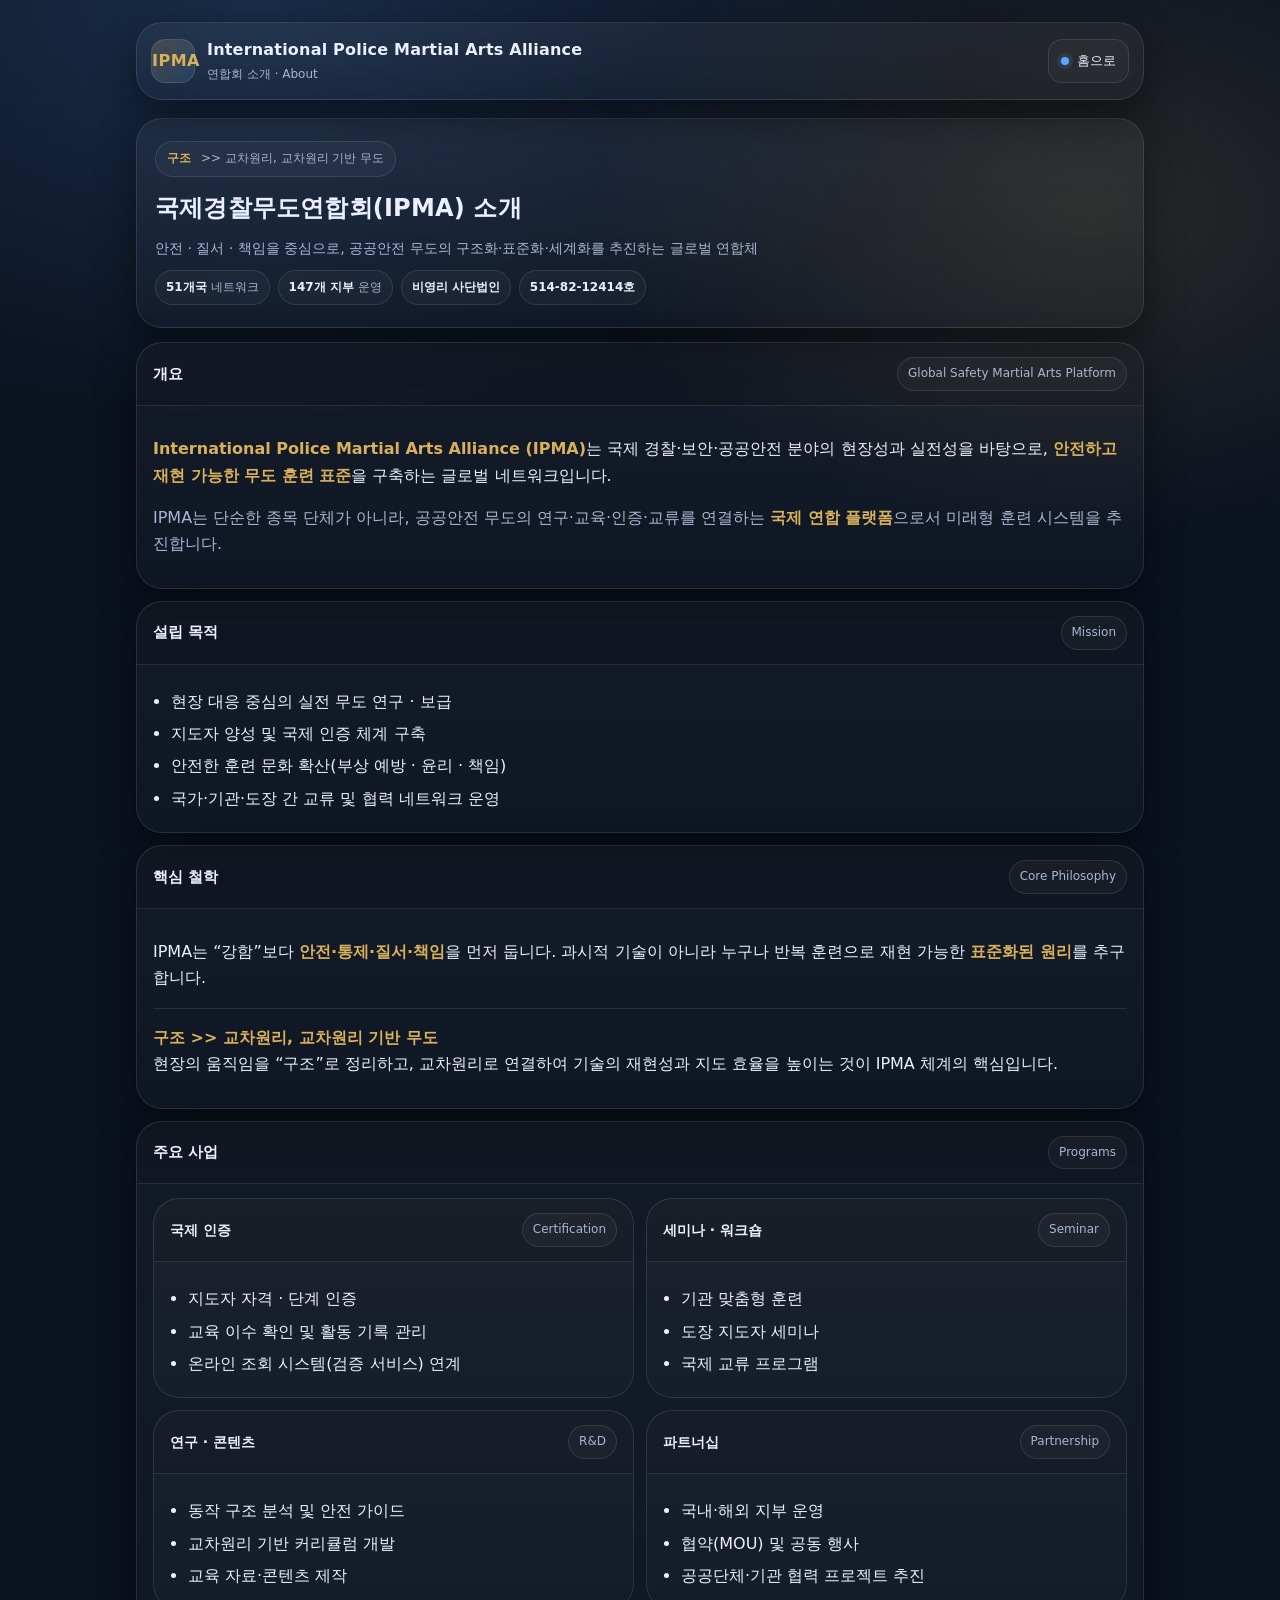
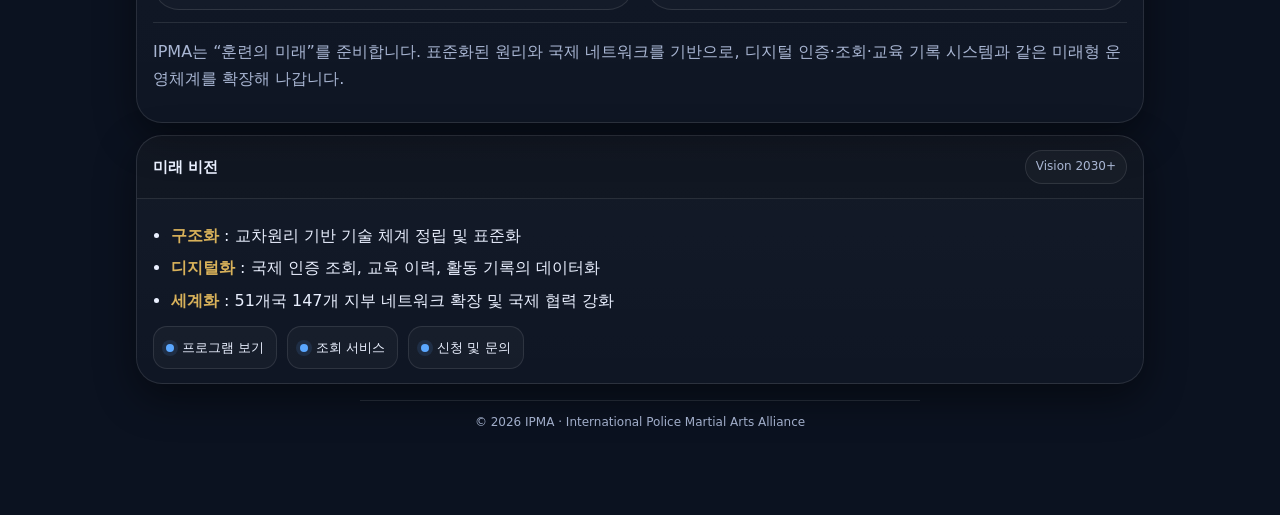
<file: about/index.html>
<!doctype html>
<html lang="ko">
<head>
  <meta charset="utf-8" />
  <meta name="viewport" content="width=device-width,initial-scale=1,viewport-fit=cover" />
  <title>IPMA | 연합회 소개</title>
  <meta name="description" content="International Police Martial Arts Alliance(IPMA) 연합회 소개. 51개국 147개 지부, 비영리 사단법인(514-82-12414호)." />

  <!-- OG -->
  <meta property="og:title" content="IPMA | 연합회 소개" />
  <meta property="og:description" content="구조 >> 교차원리, 교차원리 기반 무도" />
  <meta property="og:type" content="website" />

  <style>
    :root{
      --bg:#0b1220;
      --panel:#0f1a30;
      --ink:#eaf0ff;
      --muted:#a9b6d3;
      --line:rgba(255,255,255,.10);
      --gold:#d8b15a;
      --blue:#5aa7ff;
      --shadow: 0 14px 40px rgba(0,0,0,.45);
      --radius:18px;
      --radius2:26px;
      --max: 1040px;
    }
    *{box-sizing:border-box}
    body{
      margin:0;
      font-family: ui-sans-serif, system-ui, -apple-system, Segoe UI, Roboto, "Noto Sans KR", "Apple SD Gothic Neo", "Malgun Gothic", sans-serif;
      background:
        radial-gradient(1200px 700px at 20% 0%, rgba(90,167,255,.18), transparent 60%),
        radial-gradient(900px 600px at 85% 10%, rgba(216,177,90,.14), transparent 55%),
        var(--bg);
      color:var(--ink);
      line-height:1.65;
    }
    a{color:inherit; text-decoration:none}
    .wrap{max-width:var(--max); margin:0 auto; padding:22px 16px 70px}

    .topbar{
      display:flex; align-items:center; justify-content:space-between;
      gap:12px; padding:14px 14px;
      border:1px solid var(--line);
      border-radius:var(--radius2);
      background: linear-gradient(180deg, rgba(255,255,255,.05), rgba(255,255,255,.02));
      box-shadow: var(--shadow);
      position:sticky; top:10px; z-index:20;
      backdrop-filter: blur(10px);
    }
    .brand{display:flex; align-items:center; gap:12px; min-width:0;}
    .mark{
      width:44px; height:44px; border-radius:14px;
      border:1px solid var(--line);
      background: linear-gradient(135deg, rgba(216,177,90,.22), rgba(90,167,255,.16));
      display:grid; place-items:center; flex:0 0 auto;
    }
    .mark span{font-weight:900; letter-spacing:.5px; color:var(--gold);}
    .brand h1{
      margin:0; font-size:16px; letter-spacing:.2px;
      white-space:nowrap; overflow:hidden; text-overflow:ellipsis;
    }
    .brand p{
      margin:2px 0 0; font-size:12px; color:var(--muted);
      white-space:nowrap; overflow:hidden; text-overflow:ellipsis;
    }
    .homeBtn{
      display:inline-flex; align-items:center; gap:8px;
      padding:10px 12px; border-radius:14px;
      border:1px solid var(--line);
      background: rgba(255,255,255,.03);
      transition:.2s transform, .2s background;
      font-size:13px;
      flex:0 0 auto;
    }
    .homeBtn:hover{transform: translateY(-1px); background: rgba(255,255,255,.06)}
    .dot{
      width:8px; height:8px; border-radius:50%;
      background: var(--blue);
      box-shadow: 0 0 0 4px rgba(90,167,255,.12);
    }

    .hero{
      margin-top:18px;
      padding:22px 18px;
      border-radius:var(--radius2);
      border:1px solid var(--line);
      background: linear-gradient(180deg, rgba(255,255,255,.05), rgba(255,255,255,.02));
      box-shadow: var(--shadow);
    }
    .kicker{
      display:inline-flex; align-items:center; gap:10px;
      padding:7px 11px; border-radius:999px;
      border:1px solid var(--line);
      background: rgba(255,255,255,.03);
      color: var(--muted);
      font-size:12px;
    }
    .kicker b{color:var(--gold)}
    .hero h2{margin:12px 0 8px; font-size:24px; letter-spacing:.2px;}
    .hero .sub{margin:0; color:var(--muted); font-size:14px;}

    .grid{
      margin-top:14px;
      display:grid;
      gap:12px;
    }
    .card{
      border:1px solid var(--line);
      border-radius:var(--radius2);
      background: linear-gradient(180deg, rgba(255,255,255,.04), rgba(255,255,255,.02));
      box-shadow: var(--shadow);
      overflow:hidden;
    }
    .cardHead{
      padding:14px 16px;
      border-bottom:1px solid var(--line);
      background: rgba(0,0,0,.12);
      display:flex; align-items:center; justify-content:space-between; gap:12px;
      flex-wrap:wrap;
    }
    .cardHead h3{margin:0; font-size:15px}
    .tag{
      font-size:12px;
      color:var(--muted);
      border:1px solid var(--line);
      background: rgba(255,255,255,.03);
      padding:6px 10px;
      border-radius:999px;
      white-space:nowrap;
    }
    .cardBody{padding:14px 16px}

    .two{
      display:grid;
      grid-template-columns: 1fr 1fr;
      gap:12px;
    }
    @media (max-width: 820px){
      .topbar{position:relative; top:auto}
      .two{grid-template-columns:1fr}
    }

    ul{margin:10px 0 0 18px; padding:0}
    li{margin:6px 0}
    .muted{color:var(--muted)}
    .hi{color:var(--gold); font-weight:700}
    .line{height:1px; background: var(--line); margin:12px 0}
    .pillRow{display:flex; gap:8px; flex-wrap:wrap; margin-top:10px}
    .pill{
      font-size:12px;
      padding:7px 10px;
      border-radius:999px;
      border:1px solid var(--line);
      background: rgba(255,255,255,.03);
      color: var(--muted);
    }
    .pill b{color:var(--ink)}
    .cta{
      display:flex; gap:10px; flex-wrap:wrap; margin-top:12px;
    }
    .btn{
      display:inline-flex; align-items:center; gap:8px;
      font-size:13px;
      padding:10px 12px;
      border-radius:14px;
      border:1px solid var(--line);
      background: rgba(255,255,255,.03);
      transition:.2s transform, .2s background;
    }
    .btn:hover{transform: translateY(-1px); background: rgba(255,255,255,.06)}
    .btn .ico{
      width:8px; height:8px; border-radius:50%;
      background: var(--blue);
      box-shadow: 0 0 0 4px rgba(90,167,255,.12);
    }

    footer{
      margin-top:16px;
      color:var(--muted);
      font-size:12px;
      text-align:center;
      opacity:.95;
    }
    footer .hr{margin:12px auto 0; max-width:560px; height:1px; background: var(--line);}
  </style>
</head>

<body>
  <div class="wrap">

    <div class="topbar">
      <div class="brand">
        <div class="mark"><span>IPMA</span></div>
        <div style="min-width:0">
          <h1>International Police Martial Arts Alliance</h1>
          <p>연합회 소개 · About</p>
        </div>
      </div>
      <a class="homeBtn" href="../">
        <span class="dot"></span>
        홈으로
      </a>
    </div>

    <!-- Hero -->
    <section class="hero">
      <div class="kicker"><b>구조</b> >> 교차원리, 교차원리 기반 무도</div>
      <h2>국제경찰무도연합회(IPMA) 소개</h2>
      <p class="sub">안전 · 질서 · 책임을 중심으로, 공공안전 무도의 구조화·표준화·세계화를 추진하는 글로벌 연합체</p>

      <!-- ✅ EDIT ZONE (한눈에 바꾸는 핵심 수치/표기) -->
      <div class="pillRow" aria-label="highlights">
        <div class="pill"><b>51개국</b> 네트워크</div>
        <div class="pill"><b>147개 지부</b> 운영</div>
        <div class="pill"><b>비영리 사단법인</b></div>
        <div class="pill"><b>514-82-12414호</b></div>
      </div>
      <!-- ✅ EDIT ZONE 끝 -->
    </section>

    <div class="grid">

      <!-- Overview -->
      <section class="card">
        <div class="cardHead">
          <h3>개요</h3>
          <div class="tag">Global Safety Martial Arts Platform</div>
        </div>
        <div class="cardBody">
          <p>
            <span class="hi">International Police Martial Arts Alliance (IPMA)</span>는
            국제 경찰·보안·공공안전 분야의 현장성과 실전성을 바탕으로,
            <span class="hi">안전하고 재현 가능한 무도 훈련 표준</span>을 구축하는 글로벌 네트워크입니다.
          </p>
          <p class="muted">
            IPMA는 단순한 종목 단체가 아니라, 공공안전 무도의 연구·교육·인증·교류를 연결하는
            <span class="hi">국제 연합 플랫폼</span>으로서 미래형 훈련 시스템을 추진합니다.
          </p>
        </div>
      </section>

      <!-- Mission & Philosophy -->
      <section class="card">
        <div class="cardHead">
          <h3>설립 목적</h3>
          <div class="tag">Mission</div>
        </div>
        <div class="cardBody">
          <ul>
            <li>현장 대응 중심의 실전 무도 연구 · 보급</li>
            <li>지도자 양성 및 국제 인증 체계 구축</li>
            <li>안전한 훈련 문화 확산(부상 예방 · 윤리 · 책임)</li>
            <li>국가·기관·도장 간 교류 및 협력 네트워크 운영</li>
          </ul>
        </div>
      </section>

      <section class="card">
        <div class="cardHead">
          <h3>핵심 철학</h3>
          <div class="tag">Core Philosophy</div>
        </div>
        <div class="cardBody">
          <p>
            IPMA는 “강함”보다 <span class="hi">안전·통제·질서·책임</span>을 먼저 둡니다.
            과시적 기술이 아니라 누구나 반복 훈련으로 재현 가능한 <span class="hi">표준화된 원리</span>를 추구합니다.
          </p>
          <div class="line"></div>
          <p>
            <span class="hi">구조 >> 교차원리, 교차원리 기반 무도</span><br/>
            현장의 움직임을 “구조”로 정리하고, 교차원리로 연결하여
            기술의 재현성과 지도 효율을 높이는 것이 IPMA 체계의 핵심입니다.
          </p>
        </div>
      </section>

      <!-- Programs -->
      <section class="card">
        <div class="cardHead">
          <h3>주요 사업</h3>
          <div class="tag">Programs</div>
        </div>
        <div class="cardBody">
          <div class="two">
            <div class="card" style="box-shadow:none;">
              <div class="cardHead">
                <h3 style="font-size:14px;margin:0">국제 인증</h3>
                <div class="tag">Certification</div>
              </div>
              <div class="cardBody">
                <ul>
                  <li>지도자 자격 · 단계 인증</li>
                  <li>교육 이수 확인 및 활동 기록 관리</li>
                  <li>온라인 조회 시스템(검증 서비스) 연계</li>
                </ul>
              </div>
            </div>

            <div class="card" style="box-shadow:none;">
              <div class="cardHead">
                <h3 style="font-size:14px;margin:0">세미나 · 워크숍</h3>
                <div class="tag">Seminar</div>
              </div>
              <div class="cardBody">
                <ul>
                  <li>기관 맞춤형 훈련</li>
                  <li>도장 지도자 세미나</li>
                  <li>국제 교류 프로그램</li>
                </ul>
              </div>
            </div>

            <div class="card" style="box-shadow:none;">
              <div class="cardHead">
                <h3 style="font-size:14px;margin:0">연구 · 콘텐츠</h3>
                <div class="tag">R&D</div>
              </div>
              <div class="cardBody">
                <ul>
                  <li>동작 구조 분석 및 안전 가이드</li>
                  <li>교차원리 기반 커리큘럼 개발</li>
                  <li>교육 자료·콘텐츠 제작</li>
                </ul>
              </div>
            </div>

            <div class="card" style="box-shadow:none;">
              <div class="cardHead">
                <h3 style="font-size:14px;margin:0">파트너십</h3>
                <div class="tag">Partnership</div>
              </div>
              <div class="cardBody">
                <ul>
                  <li>국내·해외 지부 운영</li>
                  <li>협약(MOU) 및 공동 행사</li>
                  <li>공공단체·기관 협력 프로젝트 추진</li>
                </ul>
              </div>
            </div>
          </div>

          <div class="line"></div>
          <p class="muted">
            IPMA는 “훈련의 미래”를 준비합니다. 표준화된 원리와 국제 네트워크를 기반으로,
            디지털 인증·조회·교육 기록 시스템과 같은 미래형 운영체계를 확장해 나갑니다.
          </p>
        </div>
      </section>

      <!-- Future Vision -->
      <section class="card">
        <div class="cardHead">
          <h3>미래 비전</h3>
          <div class="tag">Vision 2030+</div>
        </div>
        <div class="cardBody">
          <ul>
            <li><span class="hi">구조화</span> : 교차원리 기반 기술 체계 정립 및 표준화</li>
            <li><span class="hi">디지털화</span> : 국제 인증 조회, 교육 이력, 활동 기록의 데이터화</li>
            <li><span class="hi">세계화</span> : 51개국 147개 지부 네트워크 확장 및 국제 협력 강화</li>
          </ul>
          <div class="cta">
            <a class="btn" href="../programs/"><span class="ico"></span>프로그램 보기</a>
            <a class="btn" href="../verification/"><span class="ico"></span>조회 서비스</a>
            <a class="btn" href="../contact/"><span class="ico"></span>신청 및 문의</a>
          </div>
        </div>
      </section>

    </div>

    <footer>
      <div class="hr"></div>
      <p>© <span id="year"></span> IPMA · International Police Martial Arts Alliance</p>
    </footer>

  </div>

  <script>
    document.getElementById("year").textContent = new Date().getFullYear();
  </script>
</body>
</html>
</file>
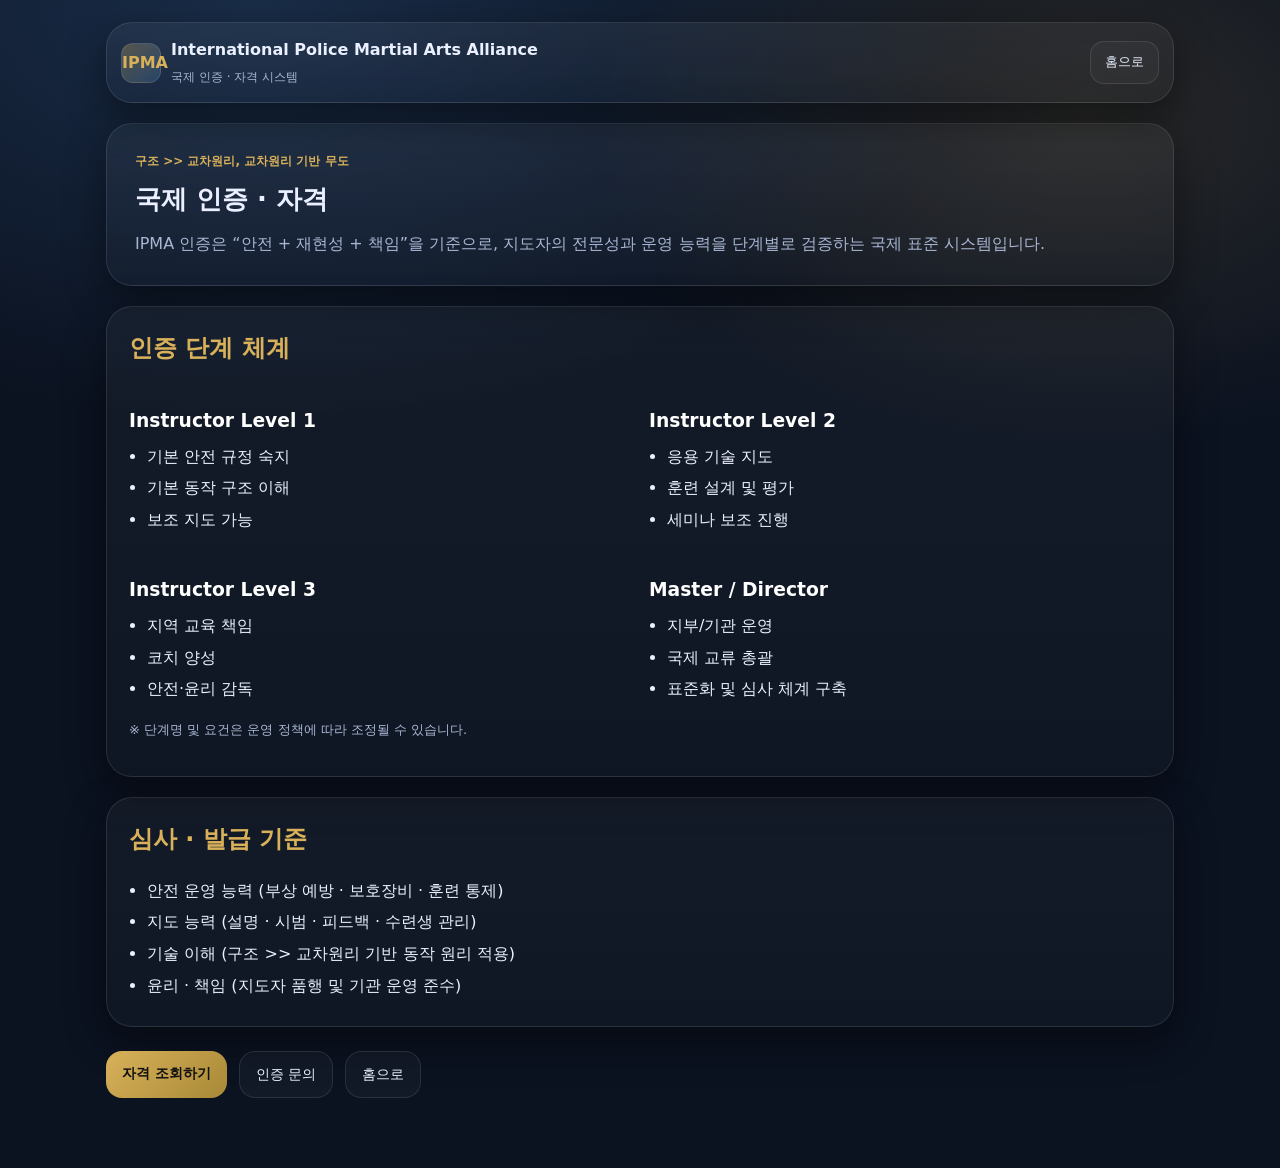
<file: certification/index.html>
<!doctype html>
<html lang="ko">
<head>
  <meta charset="utf-8" />
  <meta name="viewport" content="width=device-width,initial-scale=1,viewport-fit=cover" />
  <title>IPMA | 국제 인증 · 자격</title>
  <meta name="description" content="IPMA 국제 인증 체계. 안전 · 재현성 · 책임 기반 지도자 단계별 검증 시스템." />

  <style>
    :root{
      --bg:#0b1220;
      --panel:#0f1a30;
      --ink:#eaf0ff;
      --muted:#a9b6d3;
      --line:rgba(255,255,255,.10);
      --gold:#d8b15a;
      --blue:#5aa7ff;
      --shadow: 0 14px 40px rgba(0,0,0,.45);
      --radius:18px;
      --radius2:26px;
      --max: 1100px;
    }
    *{box-sizing:border-box}
    body{
      margin:0;
      font-family: ui-sans-serif, system-ui, -apple-system, Segoe UI, Roboto, "Noto Sans KR", sans-serif;
      background:
        radial-gradient(1200px 700px at 20% 0%, rgba(90,167,255,.18), transparent 60%),
        radial-gradient(900px 600px at 85% 10%, rgba(216,177,90,.14), transparent 55%),
        var(--bg);
      color:var(--ink);
      line-height:1.6;
    }

    a{color:inherit;text-decoration:none}

    .wrap{max-width:var(--max);margin:0 auto;padding:22px 16px 70px}

    /* ===== Top Bar ===== */
    .topbar{
      display:flex;
      justify-content:space-between;
      align-items:center;
      padding:14px;
      border:1px solid var(--line);
      border-radius:var(--radius2);
      background:linear-gradient(180deg,rgba(255,255,255,.05),rgba(255,255,255,.02));
      box-shadow:var(--shadow);
      position:sticky;
      top:10px;
      backdrop-filter:blur(10px);
    }
    .brand{
      display:flex;align-items:center;gap:10px;
    }
    .mark{
      width:40px;height:40px;
      border-radius:12px;
      display:grid;place-items:center;
      background:linear-gradient(135deg,rgba(216,177,90,.3),rgba(90,167,255,.2));
      border:1px solid var(--line);
      font-weight:800;
      color:var(--gold);
    }
    .homeBtn{
      padding:10px 14px;
      border-radius:14px;
      border:1px solid var(--line);
      background:rgba(255,255,255,.03);
      font-size:13px;
      transition:.2s;
    }
    .homeBtn:hover{
      background:rgba(255,255,255,.07);
      transform:translateY(-2px);
    }

    /* ===== Hero ===== */
    .hero{
      margin-top:20px;
      padding:28px;
      border-radius:var(--radius2);
      border:1px solid var(--line);
      background:linear-gradient(180deg,rgba(255,255,255,.05),rgba(255,255,255,.02));
      box-shadow:var(--shadow);
    }
    .hero h1{
      margin:0 0 10px;
      font-size:26px;
    }
    .hero p{
      margin:0;
      color:var(--muted);
    }
    .kicker{
      font-size:12px;
      color:var(--gold);
      margin-bottom:8px;
      font-weight:600;
    }

    /* ===== Cards ===== */
    .card{
      margin-top:20px;
      padding:22px;
      border-radius:var(--radius2);
      border:1px solid var(--line);
      background:linear-gradient(180deg,rgba(255,255,255,.04),rgba(255,255,255,.02));
      box-shadow:var(--shadow);
    }

    .grid4{
      display:grid;
      grid-template-columns:repeat(2,1fr);
      gap:18px;
    }
    @media(max-width:850px){
      .grid4{grid-template-columns:1fr}
    }

    h2{
      margin-top:0;
      color:var(--gold);
    }
    h3{
      margin-bottom:8px;
      color:#fff;
    }

    ul{margin:0;padding-left:18px}
    li{margin:6px 0}

    .muted{color:var(--muted);font-size:13px;margin-top:12px}

    /* ===== Buttons ===== */
    .actions{
      margin-top:24px;
      display:flex;
      flex-wrap:wrap;
      gap:12px;
    }
    .btn{
      padding:11px 16px;
      border-radius:16px;
      border:1px solid var(--line);
      background:rgba(255,255,255,.03);
      font-size:14px;
      transition:.2s;
    }
    .btn:hover{
      transform:translateY(-2px);
      background:rgba(255,255,255,.08);
    }
    .primary{
      background:linear-gradient(135deg,var(--gold),#a88936);
      color:#111;
      font-weight:600;
      border:none;
    }

  </style>
</head>
<body>

<div class="wrap">

  <!-- 상단 -->
  <div class="topbar">
    <div class="brand">
      <div class="mark">IPMA</div>
      <div>
        <strong>International Police Martial Arts Alliance</strong><br>
        <span style="font-size:12px;color:var(--muted)">국제 인증 · 자격 시스템</span>
      </div>
    </div>
    <a class="homeBtn" href="../index.html">홈으로</a>
  </div>

  <!-- Hero -->
  <section class="hero">
    <div class="kicker">구조 >> 교차원리, 교차원리 기반 무도</div>
    <h1>국제 인증 · 자격</h1>
    <p>
      IPMA 인증은 “안전 + 재현성 + 책임”을 기준으로, 
      지도자의 전문성과 운영 능력을 단계별로 검증하는 국제 표준 시스템입니다.
    </p>
  </section>

  <!-- 인증 체계 -->
  <section class="card">
    <h2>인증 단계 체계</h2>

    <div class="grid4">

      <div>
        <h3>Instructor Level 1</h3>
        <ul>
          <li>기본 안전 규정 숙지</li>
          <li>기본 동작 구조 이해</li>
          <li>보조 지도 가능</li>
        </ul>
      </div>

      <div>
        <h3>Instructor Level 2</h3>
        <ul>
          <li>응용 기술 지도</li>
          <li>훈련 설계 및 평가</li>
          <li>세미나 보조 진행</li>
        </ul>
      </div>

      <div>
        <h3>Instructor Level 3</h3>
        <ul>
          <li>지역 교육 책임</li>
          <li>코치 양성</li>
          <li>안전·윤리 감독</li>
        </ul>
      </div>

      <div>
        <h3>Master / Director</h3>
        <ul>
          <li>지부/기관 운영</li>
          <li>국제 교류 총괄</li>
          <li>표준화 및 심사 체계 구축</li>
        </ul>
      </div>

    </div>

    <p class="muted">※ 단계명 및 요건은 운영 정책에 따라 조정될 수 있습니다.</p>
  </section>

  <!-- 심사 기준 -->
  <section class="card">
    <h2>심사 · 발급 기준</h2>
    <ul>
      <li>안전 운영 능력 (부상 예방 · 보호장비 · 훈련 통제)</li>
      <li>지도 능력 (설명 · 시범 · 피드백 · 수련생 관리)</li>
      <li>기술 이해 (구조 >> 교차원리 기반 동작 원리 적용)</li>
      <li>윤리 · 책임 (지도자 품행 및 기관 운영 준수)</li>
    </ul>
  </section>

  <!-- 버튼 -->
  <div class="actions">
    <a class="btn primary" href="../verification/index.html">자격 조회하기</a>
    <a class="btn" href="../contact/index.html">인증 문의</a>
    <a class="btn" href="../index.html">홈으로</a>
  </div>

</div>

</body>
</html>
</file>
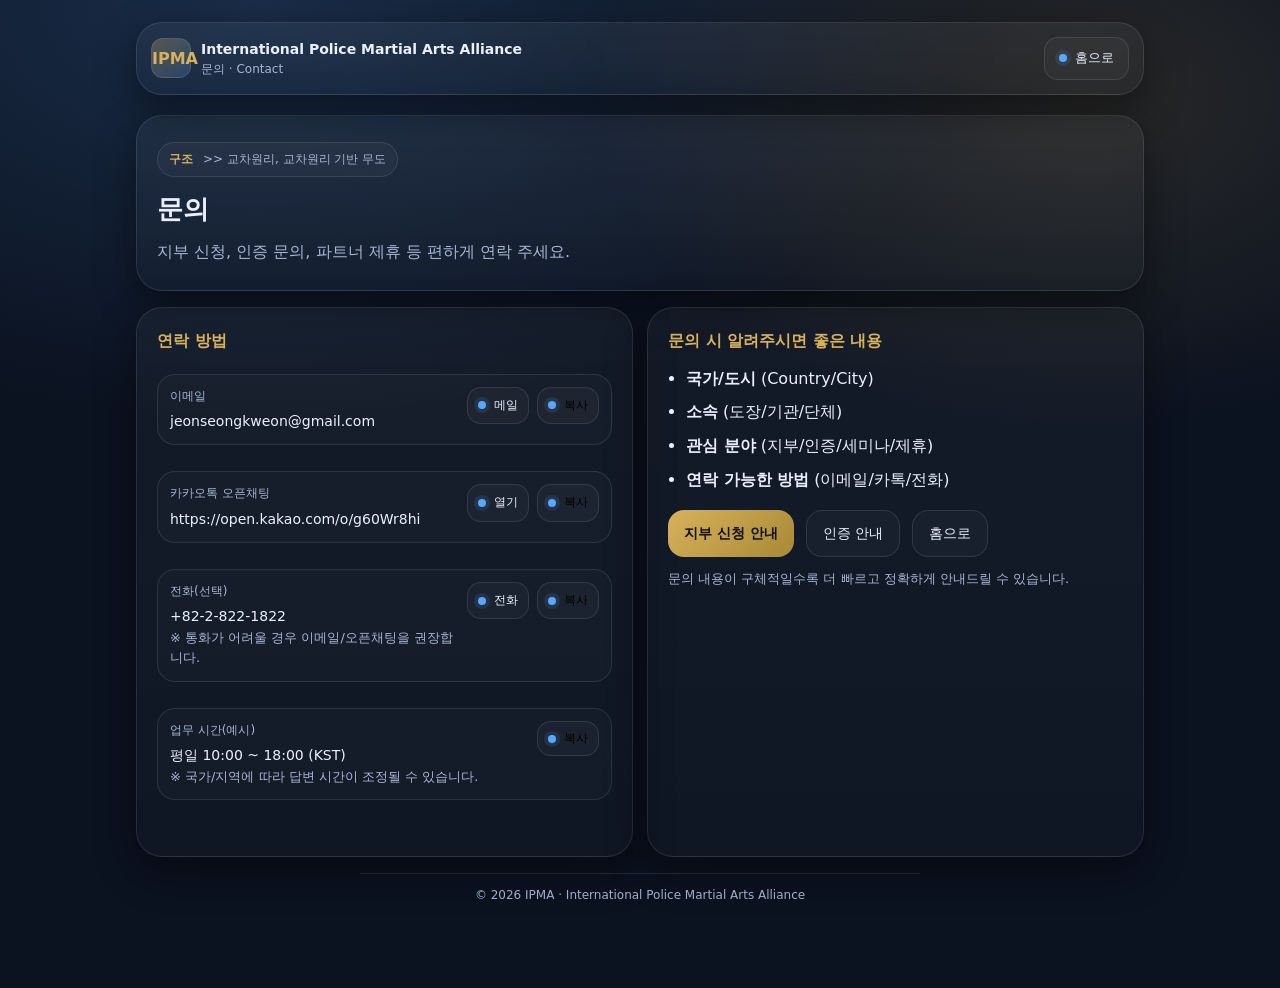
<file: contact/index.html>
<!doctype html>
<html lang="ko">
<head>
  <meta charset="utf-8" />
  <meta name="viewport" content="width=device-width,initial-scale=1,viewport-fit=cover" />
  <title>IPMA | 문의</title>
  <meta name="description" content="지부 신청, 인증 문의, 파트너 제휴 등 IPMA 문의 페이지" />

  <style>
    :root{
      --bg:#0b1220;
      --panel:#0f1a30;
      --ink:#eaf0ff;
      --muted:#a9b6d3;
      --line:rgba(255,255,255,.10);
      --gold:#d8b15a;
      --blue:#5aa7ff;
      --shadow: 0 14px 40px rgba(0,0,0,.45);
      --radius:18px;
      --radius2:26px;
      --max: 1040px;
    }
    *{box-sizing:border-box}
    body{
      margin:0;
      font-family: ui-sans-serif, system-ui, -apple-system, Segoe UI, Roboto, "Noto Sans KR", sans-serif;
      background:
        radial-gradient(1200px 700px at 20% 0%, rgba(90,167,255,.18), transparent 60%),
        radial-gradient(900px 600px at 85% 10%, rgba(216,177,90,.14), transparent 55%),
        var(--bg);
      color:var(--ink);
      line-height:1.6;
    }
    a{color:inherit;text-decoration:none}

    .wrap{max-width:var(--max);margin:0 auto;padding:22px 16px 70px}

    /* Top */
    .topbar{
      display:flex;align-items:center;justify-content:space-between;gap:12px;
      padding:14px;
      border:1px solid var(--line);
      border-radius:var(--radius2);
      background:linear-gradient(180deg,rgba(255,255,255,.05),rgba(255,255,255,.02));
      box-shadow:var(--shadow);
      position:sticky; top:10px; z-index:20;
      backdrop-filter: blur(10px);
    }
    .brand{display:flex;align-items:center;gap:10px;min-width:0}
    .mark{
      width:40px;height:40px;border-radius:12px;
      display:grid;place-items:center;
      background:linear-gradient(135deg,rgba(216,177,90,.30),rgba(90,167,255,.20));
      border:1px solid var(--line);
      font-weight:900;color:var(--gold);
      flex:0 0 auto;
    }
    .brand strong{display:block; font-size:14px; white-space:nowrap; overflow:hidden; text-overflow:ellipsis;}
    .brand span{display:block; font-size:12px; color:var(--muted); white-space:nowrap; overflow:hidden; text-overflow:ellipsis;}

    .homeBtn{
      padding:10px 14px;
      border-radius:14px;
      border:1px solid var(--line);
      background:rgba(255,255,255,.03);
      font-size:13px;
      transition:.2s;
      flex:0 0 auto;
      display:inline-flex; align-items:center; gap:8px;
    }
    .homeBtn:hover{background:rgba(255,255,255,.07); transform:translateY(-2px);}
    .dot{
      width:8px;height:8px;border-radius:50%;
      background:var(--blue);
      box-shadow:0 0 0 4px rgba(90,167,255,.12);
    }

    /* Hero */
    .hero{
      margin-top:20px;
      padding:26px 20px;
      border-radius:var(--radius2);
      border:1px solid var(--line);
      background:linear-gradient(180deg,rgba(255,255,255,.05),rgba(255,255,255,.02));
      box-shadow:var(--shadow);
    }
    .kicker{
      display:inline-flex;align-items:center;gap:10px;
      padding:7px 11px;border-radius:999px;
      border:1px solid var(--line);
      background:rgba(255,255,255,.03);
      color:var(--muted);
      font-size:12px;
    }
    .kicker b{color:var(--gold)}
    .hero h1{margin:12px 0 8px; font-size:26px;}
    .hero p{margin:0; color:var(--muted);}

    /* Cards */
    .card{
      margin-top:16px;
      padding:20px;
      border-radius:var(--radius2);
      border:1px solid var(--line);
      background:linear-gradient(180deg,rgba(255,255,255,.04),rgba(255,255,255,.02));
      box-shadow:var(--shadow);
    }
    .card h2{
      margin:0 0 12px;
      color:var(--gold);
      font-size:16px;
    }
    ul{margin:0; padding-left:18px}
    li{margin:8px 0; color:var(--ink)}
    .muted{color:var(--muted); font-size:13px}
    .row{
      display:grid;
      grid-template-columns: 1fr 1fr;
      gap:14px;
    }
    @media(max-width:820px){
      .topbar{position:relative; top:auto}
      .row{grid-template-columns:1fr}
    }

    /* Contact lines */
    .contactList{
      list-style:none;
      padding:0;
      margin:0;
      display:grid;
      gap:10px;
    }
    .item{
      border:1px solid var(--line);
      border-radius:18px;
      background:rgba(255,255,255,.02);
      padding:12px 12px;
      display:flex;
      align-items:flex-start;
      justify-content:space-between;
      gap:12px;
    }
    .left{min-width:0}
    .label{color:var(--muted); font-size:12px; margin-bottom:4px}
    .value{
      font-size:14px;
      word-break:break-word;
    }
    .miniBtns{display:flex; gap:8px; flex-wrap:wrap; flex:0 0 auto}
    .miniBtn{
      padding:8px 10px;
      border-radius:14px;
      border:1px solid var(--line);
      background:rgba(255,255,255,.03);
      font-size:12px;
      transition:.2s;
      cursor:pointer;
      display:inline-flex; align-items:center; gap:8px;
      user-select:none;
    }
    .miniBtn:hover{background:rgba(255,255,255,.07); transform:translateY(-1px);}
    .miniBtn .ico{
      width:8px;height:8px;border-radius:50%;
      background:var(--blue);
      box-shadow:0 0 0 4px rgba(90,167,255,.12);
    }

    /* Buttons */
    .actions{
      margin-top:18px;
      display:flex;
      flex-wrap:wrap;
      gap:12px;
    }
    .btn{
      padding:11px 16px;
      border-radius:16px;
      border:1px solid var(--line);
      background:rgba(255,255,255,.03);
      font-size:14px;
      transition:.2s;
      display:inline-flex; align-items:center; gap:8px;
    }
    .btn:hover{transform:translateY(-2px); background:rgba(255,255,255,.08);}
    .primary{
      background:linear-gradient(135deg,var(--gold),#a88936);
      color:#111;
      font-weight:700;
      border:none;
    }
    .toast{
      margin-top:10px;
      color:var(--muted);
      font-size:12px;
      min-height:18px;
    }

    footer{
      margin-top:16px;
      color:var(--muted);
      font-size:12px;
      text-align:center;
      opacity:.95;
    }
    footer .hr{margin:12px auto 0; max-width:560px; height:1px; background: var(--line);}
  </style>
</head>

<body>
  <div class="wrap">

    <!-- Top -->
    <div class="topbar">
      <div class="brand">
        <div class="mark">IPMA</div>
        <div style="min-width:0">
          <strong>International Police Martial Arts Alliance</strong>
          <span>문의 · Contact</span>
        </div>
      </div>
      <a class="homeBtn" href="../index.html"><span class="dot"></span>홈으로</a>
    </div>

    <!-- Hero -->
    <section class="hero">
      <div class="kicker"><b>구조</b> >> 교차원리, 교차원리 기반 무도</div>
      <h1>문의</h1>
      <p>지부 신청, 인증 문의, 파트너 제휴 등 편하게 연락 주세요.</p>
    </section>

    <div class="row">

      <!-- Contact methods -->
      <section class="card">
        <h2>연락 방법</h2>

        <!-- ✅ EDIT ZONE (여기만 바꾸면 됩니다) -->
        <ul class="contactList">
          <li class="item">
            <div class="left">
              <div class="label">이메일</div>
              <div class="value" id="emailText">jeonseongkweon@gmail.com</div>
            </div>
            <div class="miniBtns">
              <a class="miniBtn" id="emailLink" href="mailto:jeonseongkweon@gmail.com?subject=IPMA%20%EB%AC%B8%EC%9D%98&body=%EA%B5%AD%EA%B0%80/%EB%8F%84%EC%8B%9C%3A%0A%EC%86%8C%EC%86%8D(%EB%8F%84%EC%9E%A5/%EA%B8%B0%EA%B4%80)%3A%0A%EA%B4%80%EC%8B%AC%20%EB%B6%84%EC%95%BC(%EC%A7%80%EB%B6%80/%EC%9D%B8%EC%A6%9D/%EC%84%B8%EB%AF%B8%EB%82%98/%EC%A0%9C%ED%9C%B4)%3A%0A%EC%97%B0%EB%9D%BD%20%EA%B0%80%EB%8A%A5%ED%95%9C%20%EB%B0%A9%EB%B2%95%3A" target="_blank" rel="noopener">
                <span class="ico"></span>메일
              </a>
              <button class="miniBtn" type="button" onclick="copyText('emailText')">
                <span class="ico"></span>복사
              </button>
            </div>
          </li>

          <li class="item">
            <div class="left">
              <div class="label">카카오톡 오픈채팅</div>
              <div class="value" id="kakaoText">https://open.kakao.com/o/g60Wr8hi</div>
            </div>
            <div class="miniBtns">
              <a class="miniBtn" href="https://open.kakao.com/o/g60Wr8hi" target="_blank" rel="noopener">
                <span class="ico"></span>열기
              </a>
              <button class="miniBtn" type="button" onclick="copyText('kakaoText')">
                <span class="ico"></span>복사
              </button>
            </div>
          </li>

          <li class="item">
            <div class="left">
              <div class="label">전화(선택)</div>
              <div class="value" id="telText">+82-2-822-1822</div>
              <div class="muted">※ 통화가 어려울 경우 이메일/오픈채팅을 권장합니다.</div>
            </div>
            <div class="miniBtns">
              <a class="miniBtn" href="tel:+8228221822">
                <span class="ico"></span>전화
              </a>
              <button class="miniBtn" type="button" onclick="copyText('telText')">
                <span class="ico"></span>복사
              </button>
            </div>
          </li>

          <li class="item">
            <div class="left">
              <div class="label">업무 시간(예시)</div>
              <div class="value" id="hoursText">평일 10:00 ~ 18:00 (KST)</div>
              <div class="muted">※ 국가/지역에 따라 답변 시간이 조정될 수 있습니다.</div>
            </div>
            <div class="miniBtns">
              <button class="miniBtn" type="button" onclick="copyText('hoursText')">
                <span class="ico"></span>복사
              </button>
            </div>
          </li>
        </ul>
        <!-- ✅ EDIT ZONE 끝 -->

        <div class="toast" id="toast"></div>
      </section>

      <!-- What to include -->
      <section class="card">
        <h2>문의 시 알려주시면 좋은 내용</h2>
        <ul>
          <li><strong>국가/도시</strong> (Country/City)</li>
          <li><strong>소속</strong> (도장/기관/단체)</li>
          <li><strong>관심 분야</strong> (지부/인증/세미나/제휴)</li>
          <li><strong>연락 가능한 방법</strong> (이메일/카톡/전화)</li>
        </ul>

        <div class="actions">
          <a class="btn primary" href="../branches/">지부 신청 안내</a>
          <a class="btn" href="../certification/">인증 안내</a>
          <a class="btn" href="../index.html">홈으로</a>
        </div>

        <p class="muted" style="margin-top:12px;">
          문의 내용이 구체적일수록 더 빠르고 정확하게 안내드릴 수 있습니다.
        </p>
      </section>

    </div>

    <footer>
      <div class="hr"></div>
      <p>© <span id="year"></span> IPMA · International Police Martial Arts Alliance</p>
    </footer>

  </div>

  <script>
    document.getElementById("year").textContent = new Date().getFullYear();

    function copyText(id){
      const el = document.getElementById(id);
      if(!el) return;
      const txt = el.textContent.trim();
      navigator.clipboard.writeText(txt).then(()=>{
        toast("복사 완료: " + txt);
      }).catch(()=>{
        // fallback
        const ta = document.createElement("textarea");
        ta.value = txt;
        document.body.appendChild(ta);
        ta.select();
        try{
          document.execCommand("copy");
          toast("복사 완료: " + txt);
        }catch(e){
          toast("복사 실패: 브라우저 권한을 확인해 주세요.");
        }
        ta.remove();
      });
    }

    function toast(msg){
      const t = document.getElementById("toast");
      t.textContent = msg;
      clearTimeout(window.__toastTimer);
      window.__toastTimer = setTimeout(()=>t.textContent="", 2500);
    }
  </script>
</body>
</html>
</file>
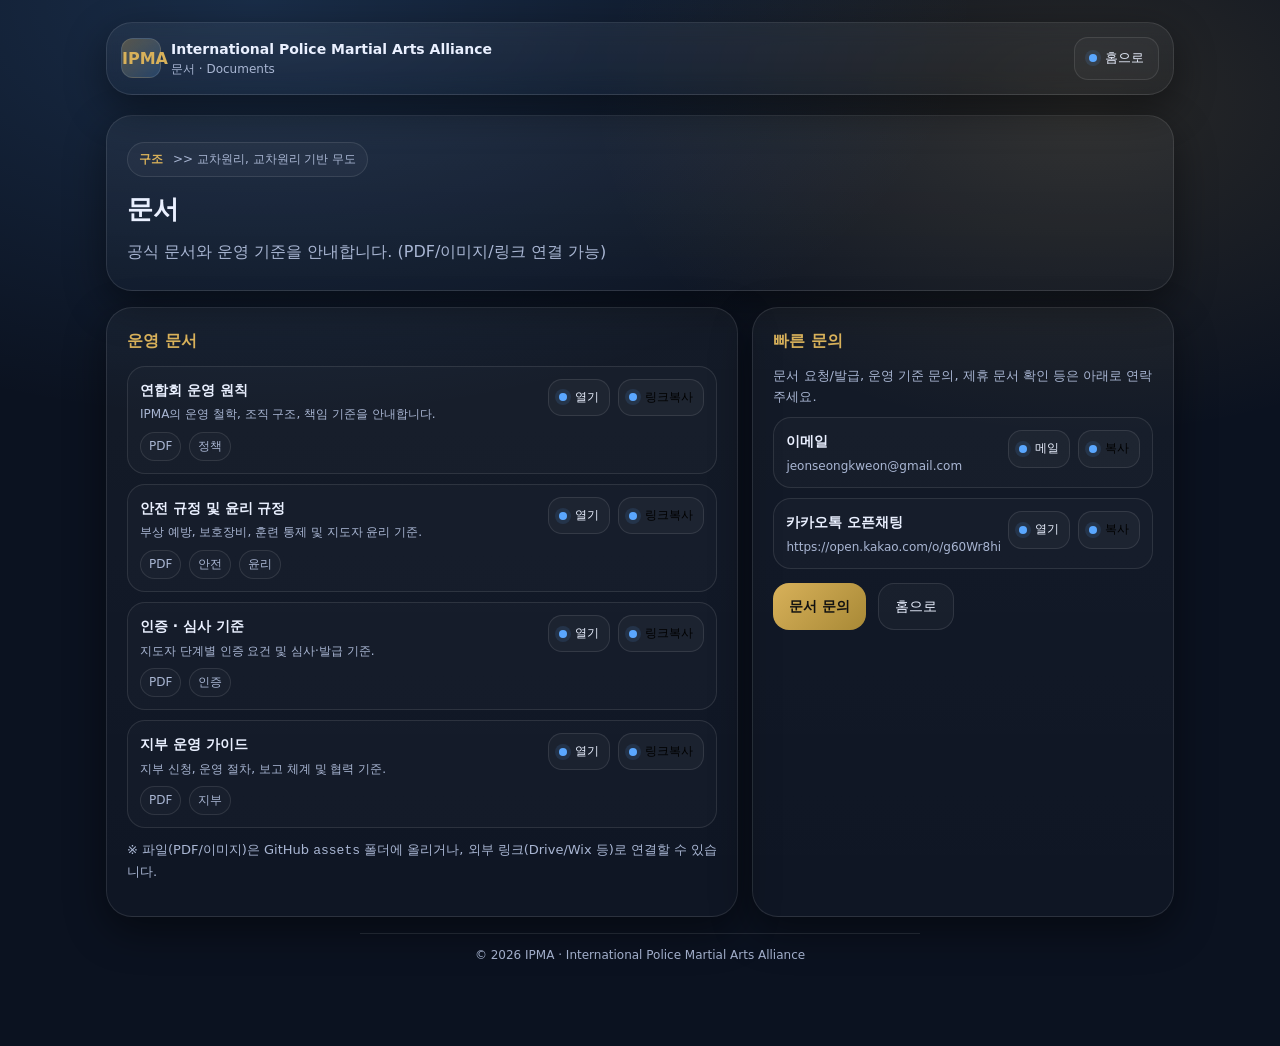
<file: documents/index.html>
<!doctype html>
<html lang="ko">
<head>
  <meta charset="utf-8" />
  <meta name="viewport" content="width=device-width,initial-scale=1,viewport-fit=cover" />
  <title>IPMA | 문서</title>
  <meta name="description" content="IPMA 공식 문서 및 운영 기준 안내. 운영 원칙, 안전·윤리 규정, 인증/심사 기준, 지부 운영 가이드 등." />

  <style>
    :root{
      --bg:#0b1220;
      --panel:#0f1a30;
      --ink:#eaf0ff;
      --muted:#a9b6d3;
      --line:rgba(255,255,255,.10);
      --gold:#d8b15a;
      --blue:#5aa7ff;
      --shadow: 0 14px 40px rgba(0,0,0,.45);
      --radius:18px;
      --radius2:26px;
      --max: 1100px;
    }
    *{box-sizing:border-box}
    body{
      margin:0;
      font-family: ui-sans-serif, system-ui, -apple-system, Segoe UI, Roboto, "Noto Sans KR", sans-serif;
      background:
        radial-gradient(1200px 700px at 20% 0%, rgba(90,167,255,.18), transparent 60%),
        radial-gradient(900px 600px at 85% 10%, rgba(216,177,90,.14), transparent 55%),
        var(--bg);
      color:var(--ink);
      line-height:1.6;
    }
    a{color:inherit;text-decoration:none}

    .wrap{max-width:var(--max);margin:0 auto;padding:22px 16px 70px}

    /* Top */
    .topbar{
      display:flex; align-items:center; justify-content:space-between; gap:12px;
      padding:14px;
      border:1px solid var(--line);
      border-radius:var(--radius2);
      background:linear-gradient(180deg,rgba(255,255,255,.05),rgba(255,255,255,.02));
      box-shadow:var(--shadow);
      position:sticky; top:10px; z-index:20;
      backdrop-filter: blur(10px);
    }
    .brand{display:flex;align-items:center;gap:10px;min-width:0}
    .mark{
      width:40px;height:40px;border-radius:12px;
      display:grid;place-items:center;
      background:linear-gradient(135deg,rgba(216,177,90,.30),rgba(90,167,255,.20));
      border:1px solid var(--line);
      font-weight:900;color:var(--gold);
      flex:0 0 auto;
    }
    .brand strong{display:block; font-size:14px; white-space:nowrap; overflow:hidden; text-overflow:ellipsis;}
    .brand span{display:block; font-size:12px; color:var(--muted); white-space:nowrap; overflow:hidden; text-overflow:ellipsis;}

    .homeBtn{
      padding:10px 14px;
      border-radius:14px;
      border:1px solid var(--line);
      background:rgba(255,255,255,.03);
      font-size:13px;
      transition:.2s;
      flex:0 0 auto;
      display:inline-flex; align-items:center; gap:8px;
    }
    .homeBtn:hover{background:rgba(255,255,255,.07); transform:translateY(-2px);}
    .dot{
      width:8px;height:8px;border-radius:50%;
      background:var(--blue);
      box-shadow:0 0 0 4px rgba(90,167,255,.12);
    }

    /* Hero */
    .hero{
      margin-top:20px;
      padding:26px 20px;
      border-radius:var(--radius2);
      border:1px solid var(--line);
      background:linear-gradient(180deg,rgba(255,255,255,.05),rgba(255,255,255,.02));
      box-shadow:var(--shadow);
    }
    .kicker{
      display:inline-flex;align-items:center;gap:10px;
      padding:7px 11px;border-radius:999px;
      border:1px solid var(--line);
      background:rgba(255,255,255,.03);
      color:var(--muted);
      font-size:12px;
    }
    .kicker b{color:var(--gold)}
    .hero h1{margin:12px 0 8px; font-size:26px;}
    .hero p{margin:0; color:var(--muted);}

    /* Layout */
    .row{
      display:grid;
      grid-template-columns: 1.2fr .8fr;
      gap:14px;
      margin-top:16px;
    }
    @media(max-width:920px){
      .topbar{position:relative; top:auto}
      .row{grid-template-columns:1fr}
    }

    /* Cards */
    .card{
      padding:20px;
      border-radius:var(--radius2);
      border:1px solid var(--line);
      background:linear-gradient(180deg,rgba(255,255,255,.04),rgba(255,255,255,.02));
      box-shadow:var(--shadow);
    }
    .card h2{
      margin:0 0 12px;
      color:var(--gold);
      font-size:16px;
    }

    .muted{color:var(--muted); font-size:13px}

    /* Document list */
    .docList{
      list-style:none;
      padding:0; margin:0;
      display:grid; gap:10px;
    }
    .docItem{
      border:1px solid var(--line);
      border-radius:18px;
      background:rgba(255,255,255,.02);
      padding:12px 12px;
      display:flex;
      align-items:flex-start;
      justify-content:space-between;
      gap:12px;
    }
    .dLeft{min-width:0}
    .dTitle{font-size:14px; margin:0 0 4px}
    .dDesc{margin:0; color:var(--muted); font-size:12px; line-height:1.55}
    .dMeta{
      margin-top:8px;
      display:flex; gap:8px; flex-wrap:wrap;
      color:var(--muted); font-size:12px;
    }
    .chip{
      border:1px solid var(--line);
      background:rgba(255,255,255,.02);
      border-radius:999px;
      padding:4px 8px;
    }
    .dBtns{display:flex; gap:8px; flex-wrap:wrap; flex:0 0 auto}
    .miniBtn{
      padding:8px 10px;
      border-radius:14px;
      border:1px solid var(--line);
      background:rgba(255,255,255,.03);
      font-size:12px;
      transition:.2s;
      cursor:pointer;
      display:inline-flex; align-items:center; gap:8px;
      user-select:none;
      white-space:nowrap;
    }
    .miniBtn:hover{background:rgba(255,255,255,.07); transform:translateY(-1px);}
    .miniBtn .ico{
      width:8px;height:8px;border-radius:50%;
      background:var(--blue);
      box-shadow:0 0 0 4px rgba(90,167,255,.12);
    }

    /* Buttons */
    .actions{
      margin-top:14px;
      display:flex;
      flex-wrap:wrap;
      gap:12px;
    }
    .btn{
      padding:11px 16px;
      border-radius:16px;
      border:1px solid var(--line);
      background:rgba(255,255,255,.03);
      font-size:14px;
      transition:.2s;
      display:inline-flex; align-items:center; gap:8px;
    }
    .btn:hover{transform:translateY(-2px); background:rgba(255,255,255,.08);}
    .primary{
      background:linear-gradient(135deg,var(--gold),#a88936);
      color:#111;
      font-weight:700;
      border:none;
    }

    .toast{
      margin-top:10px;
      color:var(--muted);
      font-size:12px;
      min-height:18px;
    }

    footer{
      margin-top:16px;
      color:var(--muted);
      font-size:12px;
      text-align:center;
      opacity:.95;
    }
    footer .hr{margin:12px auto 0; max-width:560px; height:1px; background: var(--line);}
  </style>
</head>

<body>
  <div class="wrap">

    <!-- Top -->
    <div class="topbar">
      <div class="brand">
        <div class="mark">IPMA</div>
        <div style="min-width:0">
          <strong>International Police Martial Arts Alliance</strong>
          <span>문서 · Documents</span>
        </div>
      </div>
      <a class="homeBtn" href="../index.html"><span class="dot"></span>홈으로</a>
    </div>

    <!-- Hero -->
    <section class="hero">
      <div class="kicker"><b>구조</b> >> 교차원리, 교차원리 기반 무도</div>
      <h1>문서</h1>
      <p>공식 문서와 운영 기준을 안내합니다. (PDF/이미지/링크 연결 가능)</p>
    </section>

    <div class="row">

      <!-- Documents -->
      <section class="card">
        <h2>운영 문서</h2>

        <!-- ✅ EDIT ZONE: 문서 목록/링크만 바꾸면 됩니다 -->
        <ul class="docList" id="docList">
          <li class="docItem">
            <div class="dLeft">
              <p class="dTitle"><strong>연합회 운영 원칙</strong></p>
              <p class="dDesc">IPMA의 운영 철학, 조직 구조, 책임 기준을 안내합니다.</p>
              <div class="dMeta">
                <span class="chip">PDF</span>
                <span class="chip">정책</span>
              </div>
            </div>
            <div class="dBtns">
              <a class="miniBtn" href="#" target="_blank" rel="noopener" aria-label="open">
                <span class="ico"></span>열기
              </a>
              <button class="miniBtn" type="button" data-copy="(여기에 링크 입력)">
                <span class="ico"></span>링크복사
              </button>
            </div>
          </li>

          <li class="docItem">
            <div class="dLeft">
              <p class="dTitle"><strong>안전 규정 및 윤리 규정</strong></p>
              <p class="dDesc">부상 예방, 보호장비, 훈련 통제 및 지도자 윤리 기준.</p>
              <div class="dMeta">
                <span class="chip">PDF</span>
                <span class="chip">안전</span>
                <span class="chip">윤리</span>
              </div>
            </div>
            <div class="dBtns">
              <a class="miniBtn" href="#" target="_blank" rel="noopener">
                <span class="ico"></span>열기
              </a>
              <button class="miniBtn" type="button" data-copy="(여기에 링크 입력)">
                <span class="ico"></span>링크복사
              </button>
            </div>
          </li>

          <li class="docItem">
            <div class="dLeft">
              <p class="dTitle"><strong>인증 · 심사 기준</strong></p>
              <p class="dDesc">지도자 단계별 인증 요건 및 심사·발급 기준.</p>
              <div class="dMeta">
                <span class="chip">PDF</span>
                <span class="chip">인증</span>
              </div>
            </div>
            <div class="dBtns">
              <a class="miniBtn" href="#" target="_blank" rel="noopener">
                <span class="ico"></span>열기
              </a>
              <button class="miniBtn" type="button" data-copy="(여기에 링크 입력)">
                <span class="ico"></span>링크복사
              </button>
            </div>
          </li>

          <li class="docItem">
            <div class="dLeft">
              <p class="dTitle"><strong>지부 운영 가이드</strong></p>
              <p class="dDesc">지부 신청, 운영 절차, 보고 체계 및 협력 기준.</p>
              <div class="dMeta">
                <span class="chip">PDF</span>
                <span class="chip">지부</span>
              </div>
            </div>
            <div class="dBtns">
              <a class="miniBtn" href="#" target="_blank" rel="noopener">
                <span class="ico"></span>열기
              </a>
              <button class="miniBtn" type="button" data-copy="(여기에 링크 입력)">
                <span class="ico"></span>링크복사
              </button>
            </div>
          </li>
        </ul>
        <!-- ✅ EDIT ZONE 끝 -->

        <p class="muted" style="margin-top:12px;">
          ※ 파일(PDF/이미지)은 GitHub <code>assets</code> 폴더에 올리거나, 외부 링크(Drive/Wix 등)로 연결할 수 있습니다.
        </p>
      </section>

      <!-- Quick contact -->
      <section class="card">
        <h2>빠른 문의</h2>

        <!-- ✅ EDIT ZONE: 연락처만 바꾸면 됩니다 -->
        <div class="muted" style="margin-bottom:10px;">
          문서 요청/발급, 운영 기준 문의, 제휴 문서 확인 등은 아래로 연락 주세요.
        </div>

        <ul class="docList" style="margin-top:10px;">
          <li class="docItem">
            <div class="dLeft">
              <p class="dTitle"><strong>이메일</strong></p>
              <p class="dDesc" id="emailText">jeonseongkweon@gmail.com</p>
            </div>
            <div class="dBtns">
              <a class="miniBtn" href="mailto:jeonseongkweon@gmail.com?subject=IPMA%20%EB%AC%B8%EC%84%9C%20%EB%AC%B8%EC%9D%98&body=%EB%AC%B8%EC%84%9C%20%EC%A0%9C%EB%AA%A9%3A%0A%EC%9A%A9%EB%8F%84%3A%0A%EA%B5%AD%EA%B0%80/%EB%8F%84%EC%8B%9C%3A%0A%EC%86%8C%EC%86%8D%3A%0A%EC%97%B0%EB%9D%BD%EB%B0%A9%EB%B2%95%3A" target="_blank" rel="noopener">
                <span class="ico"></span>메일
              </a>
              <button class="miniBtn" type="button" onclick="copyText('emailText')">
                <span class="ico"></span>복사
              </button>
            </div>
          </li>

          <li class="docItem">
            <div class="dLeft">
              <p class="dTitle"><strong>카카오톡 오픈채팅</strong></p>
              <p class="dDesc" id="kakaoText">https://open.kakao.com/o/g60Wr8hi</p>
            </div>
            <div class="dBtns">
              <a class="miniBtn" href="https://open.kakao.com/o/g60Wr8hi" target="_blank" rel="noopener">
                <span class="ico"></span>열기
              </a>
              <button class="miniBtn" type="button" onclick="copyText('kakaoText')">
                <span class="ico"></span>복사
              </button>
            </div>
          </li>
        </ul>
        <!-- ✅ EDIT ZONE 끝 -->

        <div class="actions">
          <a class="btn primary" href="../contact/index.html">문서 문의</a>
          <a class="btn" href="../index.html">홈으로</a>
        </div>

        <div class="toast" id="toast"></div>
      </section>

    </div>

    <footer>
      <div class="hr"></div>
      <p>© <span id="year"></span> IPMA · International Police Martial Arts Alliance</p>
    </footer>

  </div>

  <script>
    document.getElementById("year").textContent = new Date().getFullYear();

    function toast(msg){
      const t = document.getElementById("toast");
      t.textContent = msg;
      clearTimeout(window.__toastTimer);
      window.__toastTimer = setTimeout(()=>t.textContent="", 2500);
    }

    function copyRawText(text){
      const txt = String(text || "").trim();
      if(!txt) return toast("복사할 내용이 없습니다.");
      navigator.clipboard.writeText(txt).then(()=>{
        toast("복사 완료: " + txt);
      }).catch(()=>{
        const ta = document.createElement("textarea");
        ta.value = txt;
        document.body.appendChild(ta);
        ta.select();
        try{
          document.execCommand("copy");
          toast("복사 완료: " + txt);
        }catch(e){
          toast("복사 실패: 브라우저 권한을 확인해 주세요.");
        }
        ta.remove();
      });
    }

    function copyText(id){
      const el = document.getElementById(id);
      if(!el) return;
      copyRawText(el.textContent);
    }

    // 문서 링크복사 버튼 처리(data-copy)
    document.addEventListener("click", (e)=>{
      const btn = e.target.closest("button[data-copy]");
      if(!btn) return;
      copyRawText(btn.getAttribute("data-copy"));
    });
  </script>
</body>
</html>
</file>
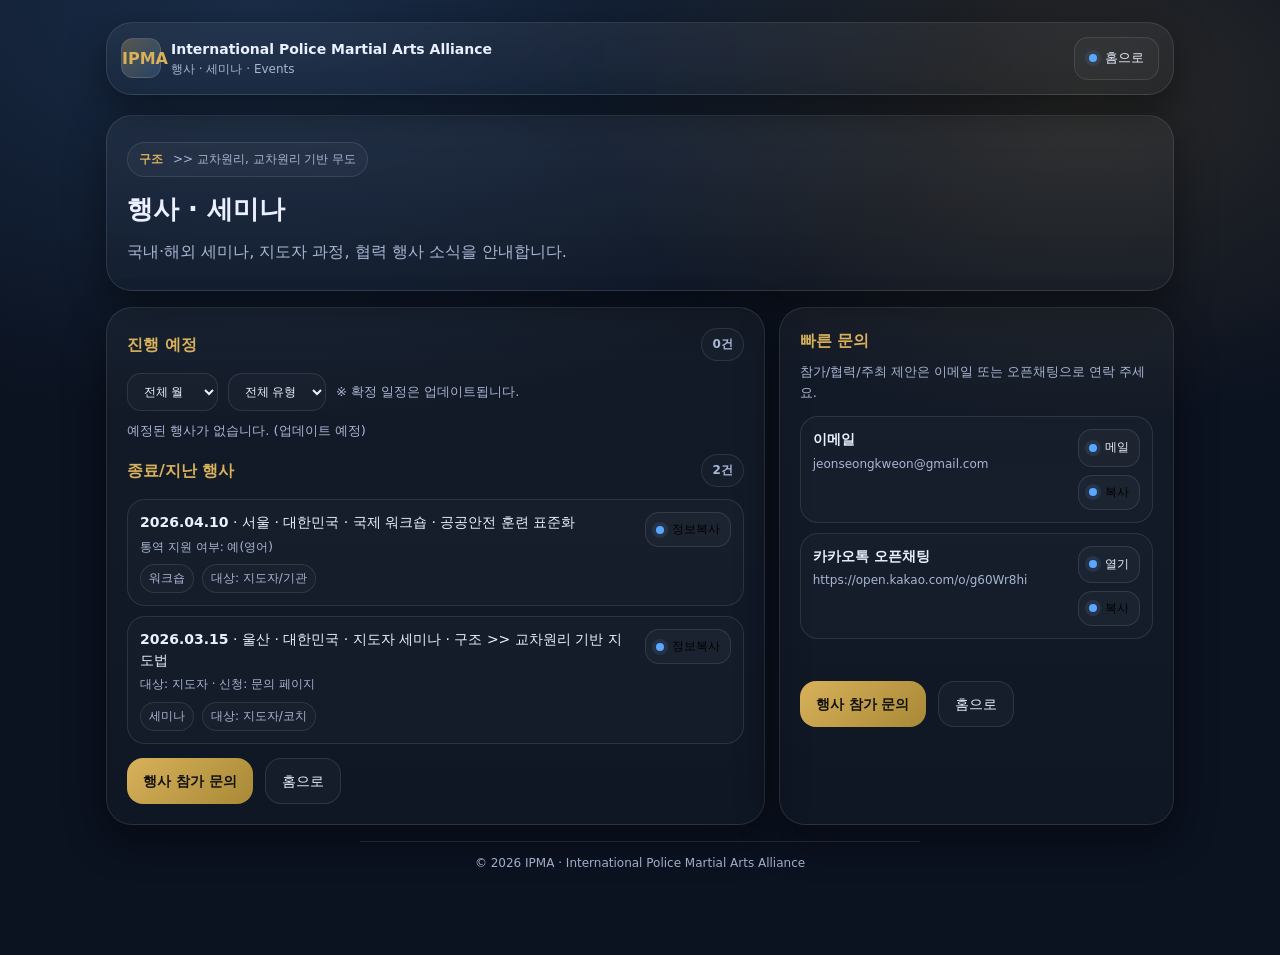
<file: events/index.html>
<!doctype html>
<html lang="ko">
<head>
  <meta charset="utf-8" />
  <meta name="viewport" content="width=device-width,initial-scale=1,viewport-fit=cover" />
  <title>IPMA | 행사 · 세미나</title>
  <meta name="description" content="국내·해외 세미나, 지도자 과정, 협력 행사 소식 안내. 참가 문의 및 신청 정보 제공." />

  <style>
    :root{
      --bg:#0b1220;
      --panel:#0f1a30;
      --ink:#eaf0ff;
      --muted:#a9b6d3;
      --line:rgba(255,255,255,.10);
      --gold:#d8b15a;
      --blue:#5aa7ff;
      --shadow: 0 14px 40px rgba(0,0,0,.45);
      --radius:18px;
      --radius2:26px;
      --max: 1100px;
    }
    *{box-sizing:border-box}
    body{
      margin:0;
      font-family: ui-sans-serif, system-ui, -apple-system, Segoe UI, Roboto, "Noto Sans KR", sans-serif;
      background:
        radial-gradient(1200px 700px at 20% 0%, rgba(90,167,255,.18), transparent 60%),
        radial-gradient(900px 600px at 85% 10%, rgba(216,177,90,.14), transparent 55%),
        var(--bg);
      color:var(--ink);
      line-height:1.6;
    }
    a{color:inherit;text-decoration:none}

    .wrap{max-width:var(--max);margin:0 auto;padding:22px 16px 70px}

    /* Top */
    .topbar{
      display:flex; align-items:center; justify-content:space-between; gap:12px;
      padding:14px;
      border:1px solid var(--line);
      border-radius:var(--radius2);
      background:linear-gradient(180deg,rgba(255,255,255,.05),rgba(255,255,255,.02));
      box-shadow:var(--shadow);
      position:sticky; top:10px; z-index:20;
      backdrop-filter: blur(10px);
    }
    .brand{display:flex;align-items:center;gap:10px;min-width:0}
    .mark{
      width:40px;height:40px;border-radius:12px;
      display:grid;place-items:center;
      background:linear-gradient(135deg,rgba(216,177,90,.30),rgba(90,167,255,.20));
      border:1px solid var(--line);
      font-weight:900;color:var(--gold);
      flex:0 0 auto;
    }
    .brand strong{display:block; font-size:14px; white-space:nowrap; overflow:hidden; text-overflow:ellipsis;}
    .brand span{display:block; font-size:12px; color:var(--muted); white-space:nowrap; overflow:hidden; text-overflow:ellipsis;}

    .homeBtn{
      padding:10px 14px;
      border-radius:14px;
      border:1px solid var(--line);
      background:rgba(255,255,255,.03);
      font-size:13px;
      transition:.2s;
      flex:0 0 auto;
      display:inline-flex; align-items:center; gap:8px;
    }
    .homeBtn:hover{background:rgba(255,255,255,.07); transform:translateY(-2px);}
    .dot{
      width:8px;height:8px;border-radius:50%;
      background:var(--blue);
      box-shadow:0 0 0 4px rgba(90,167,255,.12);
    }

    /* Hero */
    .hero{
      margin-top:20px;
      padding:26px 20px;
      border-radius:var(--radius2);
      border:1px solid var(--line);
      background:linear-gradient(180deg,rgba(255,255,255,.05),rgba(255,255,255,.02));
      box-shadow:var(--shadow);
    }
    .kicker{
      display:inline-flex;align-items:center;gap:10px;
      padding:7px 11px;border-radius:999px;
      border:1px solid var(--line);
      background:rgba(255,255,255,.03);
      color:var(--muted);
      font-size:12px;
    }
    .kicker b{color:var(--gold)}
    .hero h1{margin:12px 0 8px; font-size:26px;}
    .hero p{margin:0; color:var(--muted);}

    /* Layout */
    .row{
      display:grid;
      grid-template-columns: 1.25fr .75fr;
      gap:14px;
      margin-top:16px;
    }
    @media(max-width:920px){
      .topbar{position:relative; top:auto}
      .row{grid-template-columns:1fr}
    }

    /* Cards */
    .card{
      padding:20px;
      border-radius:var(--radius2);
      border:1px solid var(--line);
      background:linear-gradient(180deg,rgba(255,255,255,.04),rgba(255,255,255,.02));
      box-shadow:var(--shadow);
    }
    .card h2{
      margin:0 0 12px;
      color:var(--gold);
      font-size:16px;
      display:flex; align-items:center; justify-content:space-between; gap:10px;
      flex-wrap:wrap;
    }
    .muted{color:var(--muted); font-size:13px}
    .chip{
      border:1px solid var(--line);
      background:rgba(255,255,255,.02);
      border-radius:999px;
      padding:6px 10px;
      font-size:12px;
      color:var(--muted);
      white-space:nowrap;
    }

    /* Filter */
    .controls{display:flex; gap:10px; flex-wrap:wrap; align-items:center;}
    .select{
      border:1px solid var(--line);
      background: rgba(255,255,255,.02);
      color: var(--ink);
      border-radius:14px;
      padding:10px 12px;
      font-size:12px;
      outline:none;
    }

    /* List */
    .list{display:grid; gap:10px; margin-top:6px;}
    .item{
      border:1px solid var(--line);
      border-radius:18px;
      background:rgba(255,255,255,.02);
      padding:12px 12px;
      display:flex;
      align-items:flex-start;
      justify-content:space-between;
      gap:12px;
    }
    .left{min-width:0}
    .title{
      margin:0 0 5px;
      font-size:14px;
      line-height:1.45;
    }
    .sub{
      margin:0;
      color:var(--muted);
      font-size:12px;
      line-height:1.55;
    }
    .meta{
      margin-top:8px;
      display:flex; gap:8px; flex-wrap:wrap;
      color:var(--muted); font-size:12px;
    }
    .badge{
      border:1px solid var(--line);
      background:rgba(255,255,255,.02);
      border-radius:999px;
      padding:4px 8px;
    }
    .right{
      display:flex; flex-direction:column; gap:8px; align-items:flex-end;
      flex:0 0 auto;
    }
    .miniBtn{
      padding:8px 10px;
      border-radius:14px;
      border:1px solid var(--line);
      background:rgba(255,255,255,.03);
      font-size:12px;
      transition:.2s;
      cursor:pointer;
      display:inline-flex; align-items:center; gap:8px;
      user-select:none;
      white-space:nowrap;
    }
    .miniBtn:hover{background:rgba(255,255,255,.07); transform:translateY(-1px);}
    .miniBtn .ico{
      width:8px;height:8px;border-radius:50%;
      background:var(--blue);
      box-shadow:0 0 0 4px rgba(90,167,255,.12);
    }

    /* Buttons */
    .actions{
      margin-top:14px;
      display:flex;
      flex-wrap:wrap;
      gap:12px;
    }
    .btn{
      padding:11px 16px;
      border-radius:16px;
      border:1px solid var(--line);
      background:rgba(255,255,255,.03);
      font-size:14px;
      transition:.2s;
      display:inline-flex; align-items:center; gap:8px;
    }
    .btn:hover{transform:translateY(-2px); background:rgba(255,255,255,.08);}
    .primary{
      background:linear-gradient(135deg,var(--gold),#a88936);
      color:#111;
      font-weight:700;
      border:none;
    }

    .toast{
      margin-top:10px;
      color:var(--muted);
      font-size:12px;
      min-height:18px;
    }

    footer{
      margin-top:16px;
      color:var(--muted);
      font-size:12px;
      text-align:center;
      opacity:.95;
    }
    footer .hr{margin:12px auto 0; max-width:560px; height:1px; background: var(--line);}
  </style>
</head>

<body>
  <div class="wrap">

    <!-- Top -->
    <div class="topbar">
      <div class="brand">
        <div class="mark">IPMA</div>
        <div style="min-width:0">
          <strong>International Police Martial Arts Alliance</strong>
          <span>행사 · 세미나 · Events</span>
        </div>
      </div>
      <a class="homeBtn" href="../index.html"><span class="dot"></span>홈으로</a>
    </div>

    <!-- Hero -->
    <section class="hero">
      <div class="kicker"><b>구조</b> >> 교차원리, 교차원리 기반 무도</div>
      <h1>행사 · 세미나</h1>
      <p>국내·해외 세미나, 지도자 과정, 협력 행사 소식을 안내합니다.</p>
    </section>

    <div class="row">

      <!-- Events list -->
      <section class="card">
        <h2>
          진행 예정
          <span class="chip" id="countText">0건</span>
        </h2>

        <div class="controls" style="margin-bottom:10px;">
          <select class="select" id="monthFilter" aria-label="month filter">
            <option value="ALL">전체 월</option>
          </select>
          <select class="select" id="typeFilter" aria-label="type filter">
            <option value="ALL">전체 유형</option>
          </select>
          <span class="muted">※ 확정 일정은 업데이트됩니다.</span>
        </div>

        <div class="list" id="upcomingList"></div>

        <div style="height:12px"></div>

        <h2>
          종료/지난 행사
          <span class="chip" id="pastCountText">0건</span>
        </h2>
        <div class="list" id="pastList"></div>

        <div class="actions">
          <a class="btn primary" href="../contact/index.html">행사 참가 문의</a>
          <a class="btn" href="../index.html">홈으로</a>
        </div>
      </section>

      <!-- Quick contact -->
      <section class="card">
        <h2>빠른 문의</h2>
        <p class="muted" style="margin-top:-4px;">
          참가/협력/주최 제안은 이메일 또는 오픈채팅으로 연락 주세요.
        </p>

        <!-- ✅ EDIT ZONE: 연락처만 바꾸면 됩니다 -->
        <div class="list" style="margin-top:10px;">
          <div class="item">
            <div class="left">
              <p class="title"><strong>이메일</strong></p>
              <p class="sub" id="emailText">jeonseongkweon@gmail.com</p>
            </div>
            <div class="right">
              <a class="miniBtn" href="mailto:jeonseongkweon@gmail.com?subject=IPMA%20%ED%96%89%EC%82%AC%20%EB%AC%B8%EC%9D%98&body=%ED%96%89%EC%82%AC%20%EB%AA%85%EC%B9%AD%3A%0A%EA%B5%AD%EA%B0%80/%EB%8F%84%EC%8B%9C%3A%0A%EC%86%8C%EC%86%8D(%EB%8F%84%EC%9E%A5/%EA%B8%B0%EA%B4%80)%3A%0A%EB%8C%80%EC%83%81(%EC%A7%80%EB%8F%84%EC%9E%90/%EC%88%98%EB%A0%A8%EC%83%9D)%3A%0A%EC%97%B0%EB%9D%BD%20%EB%B0%A9%EB%B2%95%3A" target="_blank" rel="noopener">
                <span class="ico"></span>메일
              </a>
              <button class="miniBtn" type="button" onclick="copyText('emailText')">
                <span class="ico"></span>복사
              </button>
            </div>
          </div>

          <div class="item">
            <div class="left">
              <p class="title"><strong>카카오톡 오픈채팅</strong></p>
              <p class="sub" id="kakaoText">https://open.kakao.com/o/g60Wr8hi</p>
            </div>
            <div class="right">
              <a class="miniBtn" href="https://open.kakao.com/o/g60Wr8hi" target="_blank" rel="noopener">
                <span class="ico"></span>열기
              </a>
              <button class="miniBtn" type="button" onclick="copyText('kakaoText')">
                <span class="ico"></span>복사
              </button>
            </div>
          </div>
        </div>
        <!-- ✅ EDIT ZONE 끝 -->

        <div class="toast" id="toast"></div>

        <div class="actions">
          <a class="btn primary" href="../contact/index.html">행사 참가 문의</a>
          <a class="btn" href="../index.html">홈으로</a>
        </div>
      </section>

    </div>

    <footer>
      <div class="hr"></div>
      <p>© <span id="year"></span> IPMA · International Police Martial Arts Alliance</p>
    </footer>

  </div>

  <script>
    document.getElementById("year").textContent = new Date().getFullYear();

    // =========================================================
    // ✅ EDIT ZONE: 여기 배열에 행사만 추가하면 됩니다
    // date: "YYYY-MM-DD" (필수)
    // title: 행사명
    // city/country: 지역
    // type: "세미나" | "워크숍" | "지도자 과정" | "협력 행사" 등
    // topic: 주제
    // audience: 대상
    // notes: 안내/통역/신청 등
    // link: (선택) 상세 링크(없으면 "")
    // =========================================================
    const EVENTS = [
      {
        date: "2026-03-15",
        title: "지도자 세미나",
        city: "울산",
        country: "대한민국",
        type: "세미나",
        topic: "구조 >> 교차원리 기반 지도법",
        audience: "지도자/코치",
        notes: "대상: 지도자 · 신청: 문의 페이지",
        link: ""
      },
      {
        date: "2026-04-10",
        title: "국제 워크숍",
        city: "서울",
        country: "대한민국",
        type: "워크숍",
        topic: "공공안전 훈련 표준화",
        audience: "지도자/기관",
        notes: "통역 지원 여부: 예(영어)",
        link: ""
      }
    ];
    // =========================================================
    // ✅ EDIT ZONE 끝
    // =========================================================

    const $upcomingList = document.getElementById("upcomingList");
    const $pastList = document.getElementById("pastList");
    const $countText = document.getElementById("countText");
    const $pastCountText = document.getElementById("pastCountText");
    const $monthFilter = document.getElementById("monthFilter");
    const $typeFilter = document.getElementById("typeFilter");

    function escapeHtml(s){
      return String(s ?? "")
        .replaceAll("&","&amp;")
        .replaceAll("<","&lt;")
        .replaceAll(">","&gt;")
        .replaceAll('"',"&quot;")
        .replaceAll("'","&#039;");
    }

    function formatDate(iso){
      // iso: YYYY-MM-DD
      const [y,m,d] = iso.split("-").map(Number);
      if(!y || !m || !d) return iso;
      return `${y}.${String(m).padStart(2,"0")}.${String(d).padStart(2,"0")}`;
    }

    function monthKey(iso){
      // YYYY-MM
      return (iso || "").slice(0,7);
    }

    function todayIso(){
      // Use user's timezone is KST in this environment, but JS uses browser local.
      // We'll treat browser local as user local.
      const t = new Date();
      const y = t.getFullYear();
      const m = String(t.getMonth()+1).padStart(2,"0");
      const d = String(t.getDate()).padStart(2,"0");
      return `${y}-${m}-${d}`;
    }

    function buildFilters(data){
      const months = Array.from(new Set(data.map(e => monthKey(e.date)).filter(Boolean))).sort();
      $monthFilter.innerHTML = `<option value="ALL">전체 월</option>` +
        months.map(k => `<option value="${escapeHtml(k)}">${escapeHtml(k)}</option>`).join("");

      const types = Array.from(new Set(data.map(e => e.type).filter(Boolean))).sort((a,b)=>a.localeCompare(b));
      $typeFilter.innerHTML = `<option value="ALL">전체 유형</option>` +
        types.map(t => `<option value="${escapeHtml(t)}">${escapeHtml(t)}</option>`).join("");
    }

    function card(e){
      const dateText = formatDate(e.date);
      const where = [e.city, e.country].filter(Boolean).join(" · ");
      const hasLink = !!(e.link && e.link.trim());
      return `
        <div class="item" data-month="${escapeHtml(monthKey(e.date))}" data-type="${escapeHtml(e.type||"")}">
          <div class="left">
            <p class="title">
              <strong>${escapeHtml(dateText)}</strong>
              ${where ? ` · ${escapeHtml(where)}` : ""}
              · ${escapeHtml(e.title || "행사")}
              ${e.topic ? ` · ${escapeHtml(e.topic)}` : ""}
            </p>
            <p class="sub">${escapeHtml(e.notes || "")}</p>
            <div class="meta">
              ${e.type ? `<span class="badge">${escapeHtml(e.type)}</span>` : ""}
              ${e.audience ? `<span class="badge">대상: ${escapeHtml(e.audience)}</span>` : ""}
            </div>
          </div>
          <div class="right">
            ${hasLink ? `<a class="miniBtn" href="${escapeHtml(e.link)}" target="_blank" rel="noopener"><span class="ico"></span>상세</a>` : ""}
            <button class="miniBtn" type="button" data-copy="${escapeHtml(e.title || "행사")} | ${escapeHtml(dateText)} | ${escapeHtml(where)}">
              <span class="ico"></span>정보복사
            </button>
          </div>
        </div>
      `;
    }

    function applyFilter(){
      const m = $monthFilter.value;
      const t = $typeFilter.value;

      function filterList(container){
        const items = container.querySelectorAll(".item");
        let shown = 0;
        items.forEach(el=>{
          const mm = el.getAttribute("data-month") || "";
          const tt = el.getAttribute("data-type") || "";
          const ok = (m==="ALL" || mm===m) && (t==="ALL" || tt===t);
          el.style.display = ok ? "" : "none";
          if(ok) shown++;
        });
        return shown;
      }

      const upShown = filterList($upcomingList);
      const pastShown = filterList($pastList);

      $countText.textContent = `${upShown}건`;
      $pastCountText.textContent = `${pastShown}건`;
    }

    function render(){
      const today = todayIso();

      const data = [...EVENTS].filter(e => e && e.date).sort((a,b)=>a.date.localeCompare(b.date));
      buildFilters(data);

      const upcoming = data.filter(e => e.date >= today);
      const past = data.filter(e => e.date < today).reverse(); // 최근 지난 행사부터

      $upcomingList.innerHTML = upcoming.length ? upcoming.map(card).join("") :
        `<div class="muted">예정된 행사가 없습니다. (업데이트 예정)</div>`;

      $pastList.innerHTML = past.length ? past.map(card).join("") :
        `<div class="muted">등록된 지난 행사가 없습니다.</div>`;

      applyFilter();
    }

    // Copy helpers
    function toast(msg){
      const t = document.getElementById("toast");
      t.textContent = msg;
      clearTimeout(window.__toastTimer);
      window.__toastTimer = setTimeout(()=>t.textContent="", 2500);
    }
    function copyRawText(text){
      const txt = String(text || "").trim();
      if(!txt) return toast("복사할 내용이 없습니다.");
      navigator.clipboard.writeText(txt).then(()=>{
        toast("복사 완료: " + txt);
      }).catch(()=>{
        const ta = document.createElement("textarea");
        ta.value = txt;
        document.body.appendChild(ta);
        ta.select();
        try{
          document.execCommand("copy");
          toast("복사 완료: " + txt);
        }catch(e){
          toast("복사 실패: 브라우저 권한을 확인해 주세요.");
        }
        ta.remove();
      });
    }
    function copyText(id){
      const el = document.getElementById(id);
      if(!el) return;
      copyRawText(el.textContent);
    }

    document.addEventListener("click", (e)=>{
      const btn = e.target.closest("button[data-copy]");
      if(!btn) return;
      copyRawText(btn.getAttribute("data-copy"));
    });

    $monthFilter.addEventListener("change", applyFilter);
    $typeFilter.addEventListener("change", applyFilter);

    render();
  </script>
</body>
</html>
</file>
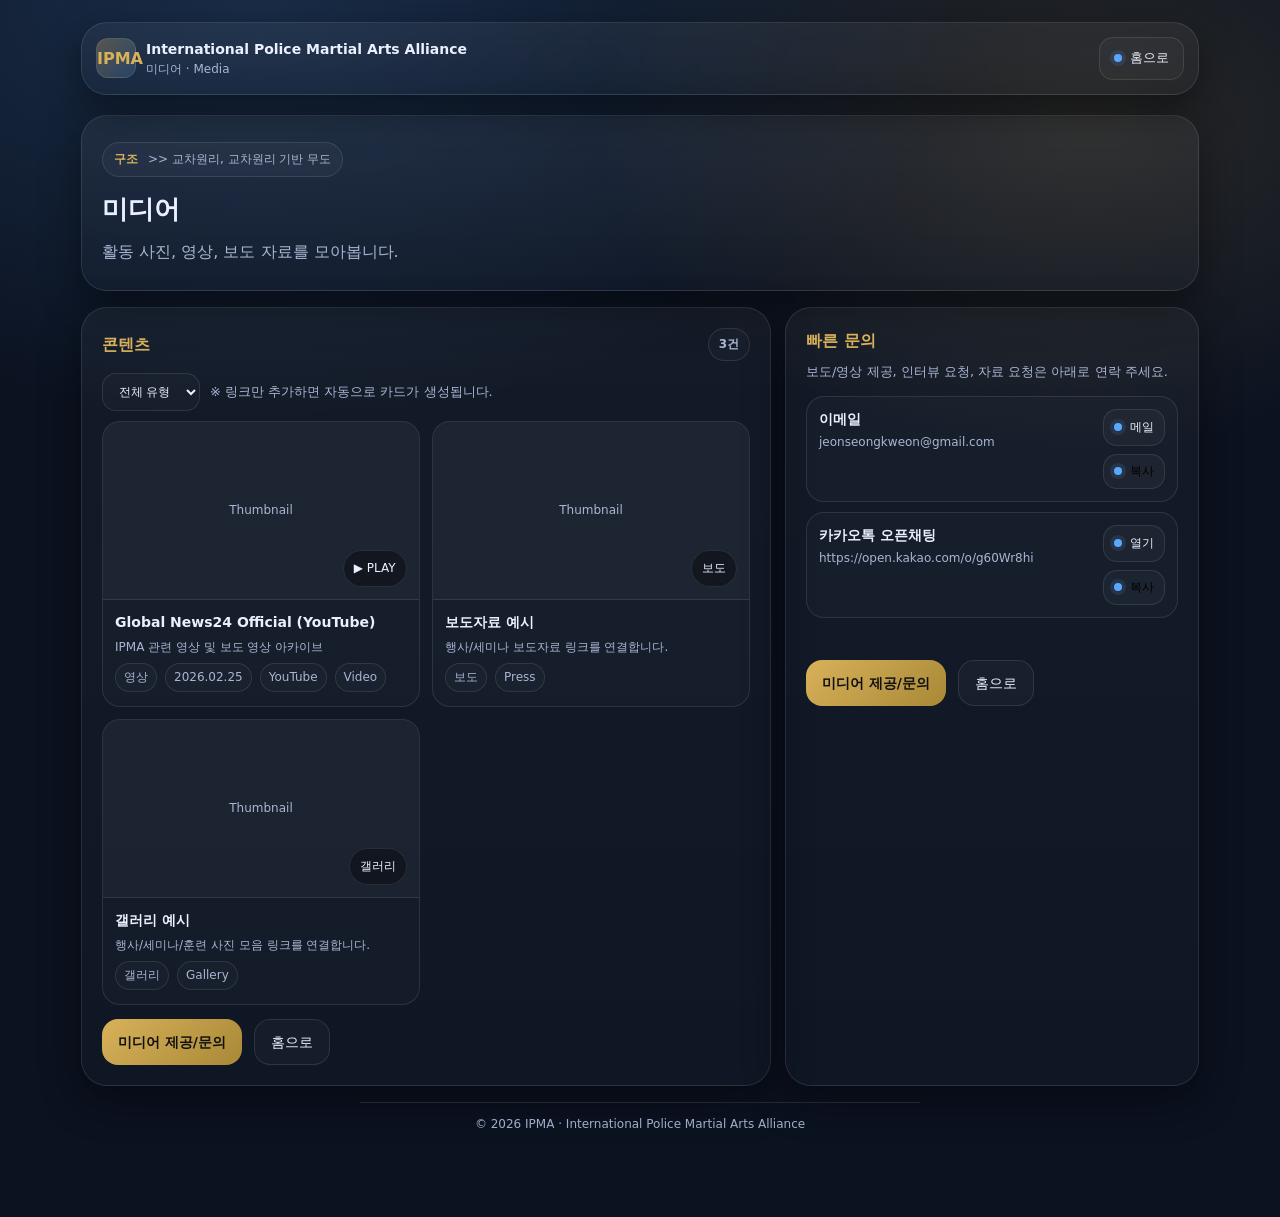
<file: media/index.html>
<!doctype html>
<html lang="ko">
<head>
  <meta charset="utf-8" />
  <meta name="viewport" content="width=device-width,initial-scale=1,viewport-fit=cover" />
  <title>IPMA | 미디어</title>
  <meta name="description" content="IPMA 활동 사진, 영상, 보도 자료 아카이브. YouTube, Wix, 기사 링크 등을 카드 형태로 제공합니다." />

  <style>
    :root{
      --bg:#0b1220;
      --panel:#0f1a30;
      --ink:#eaf0ff;
      --muted:#a9b6d3;
      --line:rgba(255,255,255,.10);
      --gold:#d8b15a;
      --blue:#5aa7ff;
      --shadow: 0 14px 40px rgba(0,0,0,.45);
      --radius:18px;
      --radius2:26px;
      --max: 1150px;
    }
    *{box-sizing:border-box}
    body{
      margin:0;
      font-family: ui-sans-serif, system-ui, -apple-system, Segoe UI, Roboto, "Noto Sans KR", sans-serif;
      background:
        radial-gradient(1200px 700px at 20% 0%, rgba(90,167,255,.18), transparent 60%),
        radial-gradient(900px 600px at 85% 10%, rgba(216,177,90,.14), transparent 55%),
        var(--bg);
      color:var(--ink);
      line-height:1.6;
    }
    a{color:inherit;text-decoration:none}

    .wrap{max-width:var(--max);margin:0 auto;padding:22px 16px 70px}

    /* Top */
    .topbar{
      display:flex; align-items:center; justify-content:space-between; gap:12px;
      padding:14px;
      border:1px solid var(--line);
      border-radius:var(--radius2);
      background:linear-gradient(180deg,rgba(255,255,255,.05),rgba(255,255,255,.02));
      box-shadow:var(--shadow);
      position:sticky; top:10px; z-index:20;
      backdrop-filter: blur(10px);
    }
    .brand{display:flex;align-items:center;gap:10px;min-width:0}
    .mark{
      width:40px;height:40px;border-radius:12px;
      display:grid;place-items:center;
      background:linear-gradient(135deg,rgba(216,177,90,.30),rgba(90,167,255,.20));
      border:1px solid var(--line);
      font-weight:900;color:var(--gold);
      flex:0 0 auto;
    }
    .brand strong{display:block; font-size:14px; white-space:nowrap; overflow:hidden; text-overflow:ellipsis;}
    .brand span{display:block; font-size:12px; color:var(--muted); white-space:nowrap; overflow:hidden; text-overflow:ellipsis;}

    .homeBtn{
      padding:10px 14px;
      border-radius:14px;
      border:1px solid var(--line);
      background:rgba(255,255,255,.03);
      font-size:13px;
      transition:.2s;
      flex:0 0 auto;
      display:inline-flex; align-items:center; gap:8px;
    }
    .homeBtn:hover{background:rgba(255,255,255,.07); transform:translateY(-2px);}
    .dot{
      width:8px;height:8px;border-radius:50%;
      background:var(--blue);
      box-shadow:0 0 0 4px rgba(90,167,255,.12);
    }

    /* Hero */
    .hero{
      margin-top:20px;
      padding:26px 20px;
      border-radius:var(--radius2);
      border:1px solid var(--line);
      background:linear-gradient(180deg,rgba(255,255,255,.05),rgba(255,255,255,.02));
      box-shadow:var(--shadow);
    }
    .kicker{
      display:inline-flex;align-items:center;gap:10px;
      padding:7px 11px;border-radius:999px;
      border:1px solid var(--line);
      background:rgba(255,255,255,.03);
      color:var(--muted);
      font-size:12px;
    }
    .kicker b{color:var(--gold)}
    .hero h1{margin:12px 0 8px; font-size:26px;}
    .hero p{margin:0; color:var(--muted);}

    /* Layout */
    .row{
      display:grid;
      grid-template-columns: 1.25fr .75fr;
      gap:14px;
      margin-top:16px;
    }
    @media(max-width:980px){
      .topbar{position:relative; top:auto}
      .row{grid-template-columns:1fr}
    }

    /* Cards */
    .card{
      padding:20px;
      border-radius:var(--radius2);
      border:1px solid var(--line);
      background:linear-gradient(180deg,rgba(255,255,255,.04),rgba(255,255,255,.02));
      box-shadow:var(--shadow);
    }
    .card h2{
      margin:0 0 12px;
      color:var(--gold);
      font-size:16px;
      display:flex; align-items:center; justify-content:space-between; gap:10px;
      flex-wrap:wrap;
    }
    .muted{color:var(--muted); font-size:13px}
    .chip{
      border:1px solid var(--line);
      background:rgba(255,255,255,.02);
      border-radius:999px;
      padding:6px 10px;
      font-size:12px;
      color:var(--muted);
      white-space:nowrap;
    }

    /* Filter */
    .controls{display:flex; gap:10px; flex-wrap:wrap; align-items:center;}
    .select{
      border:1px solid var(--line);
      background: rgba(255,255,255,.02);
      color: var(--ink);
      border-radius:14px;
      padding:10px 12px;
      font-size:12px;
      outline:none;
    }

    /* Media grid */
    .grid{
      display:grid;
      grid-template-columns: repeat(2, minmax(0, 1fr));
      gap:12px;
      margin-top:10px;
    }
    @media(max-width:820px){
      .grid{grid-template-columns:1fr}
    }

    .mcard{
      border:1px solid var(--line);
      border-radius:18px;
      background:rgba(255,255,255,.02);
      overflow:hidden;
      display:flex;
      flex-direction:column;
      min-height: 220px;
      transition:.2s transform, .2s border;
    }
    .mcard:hover{transform: translateY(-2px); border-color: rgba(216,177,90,.35);}
    .thumb{
      aspect-ratio: 16 / 9;
      background: rgba(255,255,255,.03);
      border-bottom:1px solid var(--line);
      position:relative;
      overflow:hidden;
    }
    .thumb img{width:100%; height:100%; object-fit:cover; display:block}
    .play{
      position:absolute; inset:auto 12px 12px auto;
      padding:8px 10px;
      border-radius:999px;
      border:1px solid var(--line);
      background: rgba(0,0,0,.35);
      font-size:12px;
      color: var(--ink);
      backdrop-filter: blur(6px);
    }
    .body{
      padding:12px 12px 14px;
      display:flex;
      flex-direction:column;
      gap:6px;
      flex:1;
    }
    .title{
      margin:0;
      font-size:14px;
      line-height:1.45;
    }
    .desc{
      margin:0;
      font-size:12px;
      color: var(--muted);
      line-height:1.55;
    }
    .meta{
      margin-top:auto;
      display:flex;
      gap:8px;
      flex-wrap:wrap;
      color:var(--muted);
      font-size:12px;
    }
    .badge{
      border:1px solid var(--line);
      background:rgba(255,255,255,.02);
      border-radius:999px;
      padding:4px 8px;
      white-space:nowrap;
    }

    /* Quick contact */
    .list{display:grid; gap:10px; margin-top:10px;}
    .item{
      border:1px solid var(--line);
      border-radius:18px;
      background:rgba(255,255,255,.02);
      padding:12px 12px;
      display:flex;
      align-items:flex-start;
      justify-content:space-between;
      gap:12px;
    }
    .left{min-width:0}
    .sub{margin:0; color:var(--muted); font-size:12px; line-height:1.55}
    .right{
      display:flex; flex-direction:column; gap:8px; align-items:flex-end;
      flex:0 0 auto;
    }
    .miniBtn{
      padding:8px 10px;
      border-radius:14px;
      border:1px solid var(--line);
      background:rgba(255,255,255,.03);
      font-size:12px;
      transition:.2s;
      cursor:pointer;
      display:inline-flex; align-items:center; gap:8px;
      user-select:none;
      white-space:nowrap;
    }
    .miniBtn:hover{background:rgba(255,255,255,.07); transform:translateY(-1px);}
    .miniBtn .ico{
      width:8px;height:8px;border-radius:50%;
      background:var(--blue);
      box-shadow:0 0 0 4px rgba(90,167,255,.12);
    }

    /* Buttons */
    .actions{
      margin-top:14px;
      display:flex;
      flex-wrap:wrap;
      gap:12px;
    }
    .btn{
      padding:11px 16px;
      border-radius:16px;
      border:1px solid var(--line);
      background:rgba(255,255,255,.03);
      font-size:14px;
      transition:.2s;
      display:inline-flex; align-items:center; gap:8px;
    }
    .btn:hover{transform:translateY(-2px); background:rgba(255,255,255,.08);}
    .primary{
      background:linear-gradient(135deg,var(--gold),#a88936);
      color:#111;
      font-weight:700;
      border:none;
    }

    .toast{
      margin-top:10px;
      color:var(--muted);
      font-size:12px;
      min-height:18px;
    }

    footer{
      margin-top:16px;
      color:var(--muted);
      font-size:12px;
      text-align:center;
      opacity:.95;
    }
    footer .hr{margin:12px auto 0; max-width:560px; height:1px; background: var(--line);}
  </style>
</head>

<body>
  <div class="wrap">

    <!-- Top -->
    <div class="topbar">
      <div class="brand">
        <div class="mark">IPMA</div>
        <div style="min-width:0">
          <strong>International Police Martial Arts Alliance</strong>
          <span>미디어 · Media</span>
        </div>
      </div>
      <a class="homeBtn" href="../index.html"><span class="dot"></span>홈으로</a>
    </div>

    <!-- Hero -->
    <section class="hero">
      <div class="kicker"><b>구조</b> >> 교차원리, 교차원리 기반 무도</div>
      <h1>미디어</h1>
      <p>활동 사진, 영상, 보도 자료를 모아봅니다.</p>
    </section>

    <div class="row">

      <!-- Media -->
      <section class="card">
        <h2>
          콘텐츠
          <span class="chip" id="countText">0건</span>
        </h2>

        <div class="controls">
          <select class="select" id="typeFilter" aria-label="type filter">
            <option value="ALL">전체 유형</option>
            <option value="VIDEO">영상</option>
            <option value="PRESS">보도자료</option>
            <option value="GALLERY">갤러리</option>
          </select>
          <span class="muted">※ 링크만 추가하면 자동으로 카드가 생성됩니다.</span>
        </div>

        <div class="grid" id="mediaGrid"></div>

        <div class="actions">
          <a class="btn primary" href="../contact/index.html">미디어 제공/문의</a>
          <a class="btn" href="../index.html">홈으로</a>
        </div>
      </section>

      <!-- Quick contact -->
      <section class="card">
        <h2>빠른 문의</h2>
        <p class="muted" style="margin-top:-4px;">
          보도/영상 제공, 인터뷰 요청, 자료 요청은 아래로 연락 주세요.
        </p>

        <!-- ✅ EDIT ZONE: 연락처만 바꾸면 됩니다 -->
        <div class="list">
          <div class="item">
            <div class="left">
              <p class="title" style="margin:0 0 4px;"><strong>이메일</strong></p>
              <p class="sub" id="emailText">jeonseongkweon@gmail.com</p>
            </div>
            <div class="right">
              <a class="miniBtn" href="mailto:jeonseongkweon@gmail.com?subject=IPMA%20%EB%AF%B8%EB%94%94%EC%96%B4%20%EB%AC%B8%EC%9D%98&body=%EC%9A%94%EC%B2%AD%20%EB%82%B4%EC%9A%A9%3A%0A%EA%B5%AD%EA%B0%80/%EB%8F%84%EC%8B%9C%3A%0A%EC%86%8C%EC%86%8D%3A%0A%EC%97%B0%EB%9D%BD%EB%B0%A9%EB%B2%95%3A" target="_blank" rel="noopener">
                <span class="ico"></span>메일
              </a>
              <button class="miniBtn" type="button" onclick="copyText('emailText')">
                <span class="ico"></span>복사
              </button>
            </div>
          </div>

          <div class="item">
            <div class="left">
              <p class="title" style="margin:0 0 4px;"><strong>카카오톡 오픈채팅</strong></p>
              <p class="sub" id="kakaoText">https://open.kakao.com/o/g60Wr8hi</p>
            </div>
            <div class="right">
              <a class="miniBtn" href="https://open.kakao.com/o/g60Wr8hi" target="_blank" rel="noopener">
                <span class="ico"></span>열기
              </a>
              <button class="miniBtn" type="button" onclick="copyText('kakaoText')">
                <span class="ico"></span>복사
              </button>
            </div>
          </div>
        </div>
        <!-- ✅ EDIT ZONE 끝 -->

        <div class="toast" id="toast"></div>

        <div class="actions">
          <a class="btn primary" href="../contact/index.html">미디어 제공/문의</a>
          <a class="btn" href="../index.html">홈으로</a>
        </div>
      </section>

    </div>

    <footer>
      <div class="hr"></div>
      <p>© <span id="year"></span> IPMA · International Police Martial Arts Alliance</p>
    </footer>

  </div>

  <script>
    document.getElementById("year").textContent = new Date().getFullYear();

    // =========================================================
    // ✅ EDIT ZONE: 여기 배열에 “한 줄 추가”로 콘텐츠를 늘립니다
    // type: "VIDEO" | "PRESS" | "GALLERY"
    // date: "YYYY-MM-DD" (선택)
    // title: 제목
    // desc: 설명(선택)
    // url: 링크(필수)
    // thumb: 썸네일(선택) - VIDEO는 유튜브면 자동 생성 시도
    // tags: ["태그1","태그2"] (선택)
    // =========================================================
    const MEDIA = [
      {
        type: "VIDEO",
        date: "2026-02-25",
        title: "Global News24 Official (YouTube)",
        desc: "IPMA 관련 영상 및 보도 영상 아카이브",
        url: "https://www.youtube.com/@globalnews24official",
        thumb: "",
        tags: ["YouTube","Video"]
      },
      {
        type: "PRESS",
        date: "",
        title: "보도자료 예시",
        desc: "행사/세미나 보도자료 링크를 연결합니다.",
        url: "#",
        thumb: "",
        tags: ["Press"]
      },
      {
        type: "GALLERY",
        date: "",
        title: "갤러리 예시",
        desc: "행사/세미나/훈련 사진 모음 링크를 연결합니다.",
        url: "#",
        thumb: "",
        tags: ["Gallery"]
      }
    ];
    // =========================================================
    // ✅ EDIT ZONE 끝
    // =========================================================

    const $grid = document.getElementById("mediaGrid");
    const $countText = document.getElementById("countText");
    const $typeFilter = document.getElementById("typeFilter");

    function escapeHtml(s){
      return String(s ?? "")
        .replaceAll("&","&amp;")
        .replaceAll("<","&lt;")
        .replaceAll(">","&gt;")
        .replaceAll('"',"&quot;")
        .replaceAll("'","&#039;");
    }

    function ytid(url){
      // Try parse youtube video id from common formats. If channel/playlist, return ""
      try{
        const u = new URL(url);
        if(u.hostname.includes("youtu.be")){
          const id = u.pathname.replace("/","");
          return id && id.length >= 8 ? id : "";
        }
        if(u.hostname.includes("youtube.com")){
          const v = u.searchParams.get("v");
          return v && v.length >= 8 ? v : "";
        }
      }catch(e){}
      return "";
    }

    function autoThumb(item){
      if(item.thumb && item.thumb.trim()) return item.thumb.trim();
      if(item.type !== "VIDEO") return "";
      const id = ytid(item.url);
      if(!id) return "";
      return `https://img.youtube.com/vi/${id}/hqdefault.jpg`;
    }

    function badgeLabel(type){
      if(type==="VIDEO") return "영상";
      if(type==="PRESS") return "보도";
      if(type==="GALLERY") return "갤러리";
      return "기타";
    }

    function fmtDate(iso){
      if(!iso) return "";
      const [y,m,d] = iso.split("-").map(Number);
      if(!y||!m||!d) return iso;
      return `${y}.${String(m).padStart(2,"0")}.${String(d).padStart(2,"0")}`;
    }

    function card(item){
      const thumb = autoThumb(item);
      const tags = Array.isArray(item.tags) ? item.tags : [];
      const date = fmtDate(item.date);
      return `
        <a class="mcard" href="${escapeHtml(item.url)}" target="_blank" rel="noopener"
           data-type="${escapeHtml(item.type||"")}">
          <div class="thumb">
            ${thumb
              ? `<img src="${escapeHtml(thumb)}" alt="${escapeHtml(item.title||"media")}" loading="lazy">`
              : `<div style="width:100%;height:100%;display:grid;place-items:center;color:var(--muted);font-size:12px;">
                   Thumbnail
                 </div>`
            }
            ${item.type==="VIDEO" ? `<div class="play">▶ PLAY</div>` : `<div class="play">${escapeHtml(badgeLabel(item.type))}</div>`}
          </div>
          <div class="body">
            <p class="title"><strong>${escapeHtml(item.title||"제목")}</strong></p>
            <p class="desc">${escapeHtml(item.desc||"")}</p>
            <div class="meta">
              <span class="badge">${escapeHtml(badgeLabel(item.type))}</span>
              ${date ? `<span class="badge">${escapeHtml(date)}</span>` : ""}
              ${tags.slice(0,3).map(t=>`<span class="badge">${escapeHtml(t)}</span>`).join("")}
            </div>
          </div>
        </a>
      `;
    }

    function applyFilter(){
      const v = $typeFilter.value;
      const cards = $grid.querySelectorAll(".mcard");
      let shown = 0;
      cards.forEach(el=>{
        const t = el.getAttribute("data-type") || "";
        const ok = (v==="ALL" || t===v);
        el.style.display = ok ? "" : "none";
        if(ok) shown++;
      });
      $countText.textContent = `${shown}건`;
    }

    function render(){
      const data = [...MEDIA].filter(x => x && x.url).sort((a,b)=>{
        // 최신 날짜 우선(없는 건 뒤)
        const ad = a.date || "0000-00-00";
        const bd = b.date || "0000-00-00";
        return bd.localeCompare(ad);
      });

      $grid.innerHTML = data.map(card).join("");
      applyFilter();
    }

    // Copy helpers
    function toast(msg){
      const t = document.getElementById("toast");
      t.textContent = msg;
      clearTimeout(window.__toastTimer);
      window.__toastTimer = setTimeout(()=>t.textContent="", 2500);
    }
    function copyRawText(text){
      const txt = String(text || "").trim();
      if(!txt) return toast("복사할 내용이 없습니다.");
      navigator.clipboard.writeText(txt).then(()=>{
        toast("복사 완료: " + txt);
      }).catch(()=>{
        const ta = document.createElement("textarea");
        ta.value = txt;
        document.body.appendChild(ta);
        ta.select();
        try{
          document.execCommand("copy");
          toast("복사 완료: " + txt);
        }catch(e){
          toast("복사 실패: 브라우저 권한을 확인해 주세요.");
        }
        ta.remove();
      });
    }
    function copyText(id){
      const el = document.getElementById(id);
      if(!el) return;
      copyRawText(el.textContent);
    }

    $typeFilter.addEventListener("change", applyFilter);

    render();
  </script>
</body>
</html>
</file>
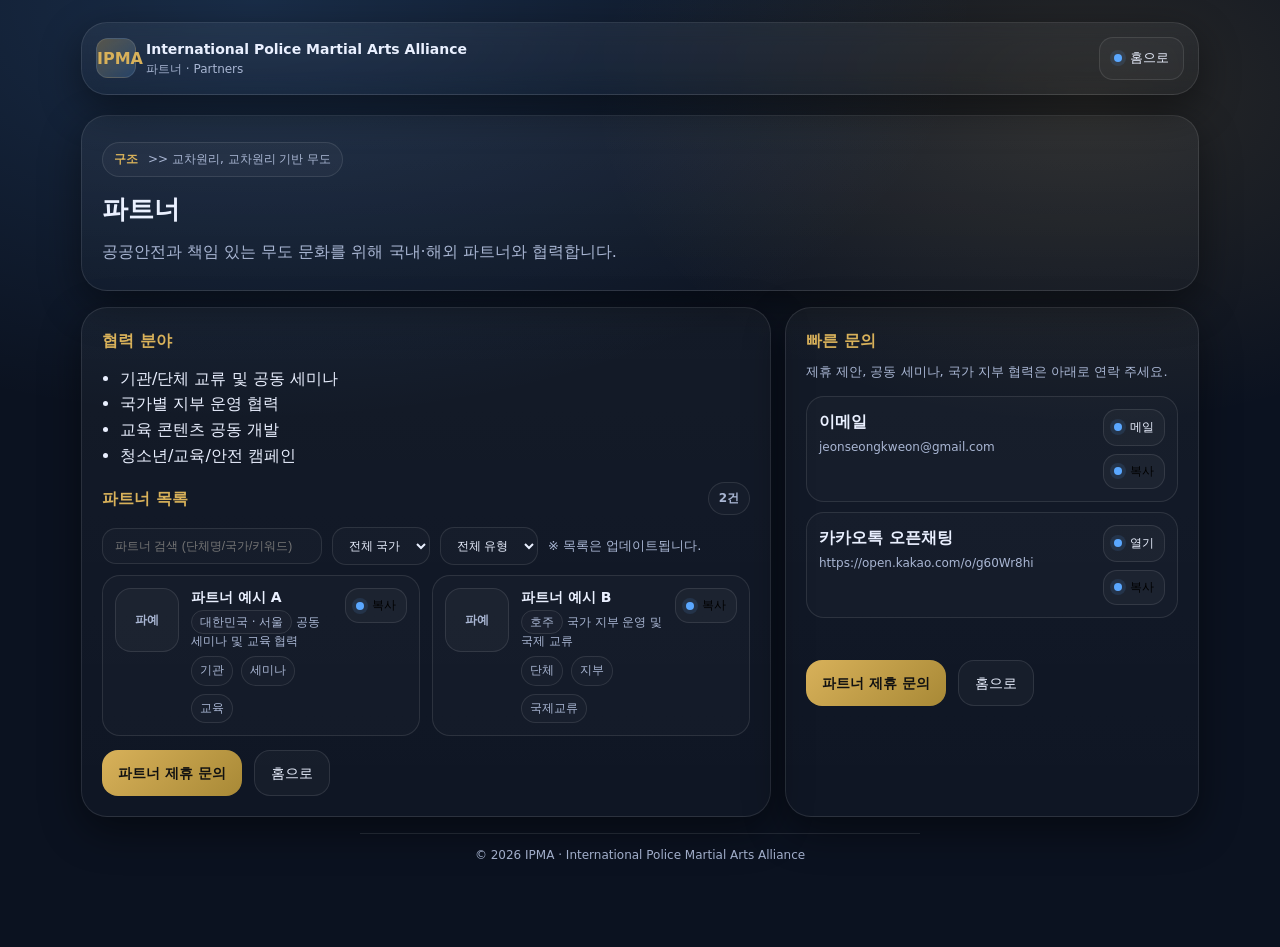
<file: partners/index.html>
<!doctype html>
<html lang="ko">
<head>
  <meta charset="utf-8" />
  <meta name="viewport" content="width=device-width,initial-scale=1,viewport-fit=cover" />
  <title>IPMA | 파트너</title>
  <meta name="description" content="공공안전과 책임 있는 무도 문화를 위해 국내·해외 파트너와 협력합니다. 기관 교류, 지부 협력, 콘텐츠 공동 개발, 캠페인." />

  <style>
    :root{
      --bg:#0b1220;
      --panel:#0f1a30;
      --ink:#eaf0ff;
      --muted:#a9b6d3;
      --line:rgba(255,255,255,.10);
      --gold:#d8b15a;
      --blue:#5aa7ff;
      --shadow: 0 14px 40px rgba(0,0,0,.45);
      --radius:18px;
      --radius2:26px;
      --max: 1150px;
    }
    *{box-sizing:border-box}
    body{
      margin:0;
      font-family: ui-sans-serif, system-ui, -apple-system, Segoe UI, Roboto, "Noto Sans KR", sans-serif;
      background:
        radial-gradient(1200px 700px at 20% 0%, rgba(90,167,255,.18), transparent 60%),
        radial-gradient(900px 600px at 85% 10%, rgba(216,177,90,.14), transparent 55%),
        var(--bg);
      color:var(--ink);
      line-height:1.6;
    }
    a{color:inherit;text-decoration:none}

    .wrap{max-width:var(--max);margin:0 auto;padding:22px 16px 70px}

    /* Top */
    .topbar{
      display:flex; align-items:center; justify-content:space-between; gap:12px;
      padding:14px;
      border:1px solid var(--line);
      border-radius:var(--radius2);
      background:linear-gradient(180deg,rgba(255,255,255,.05),rgba(255,255,255,.02));
      box-shadow:var(--shadow);
      position:sticky; top:10px; z-index:20;
      backdrop-filter: blur(10px);
    }
    .brand{display:flex;align-items:center;gap:10px;min-width:0}
    .mark{
      width:40px;height:40px;border-radius:12px;
      display:grid;place-items:center;
      background:linear-gradient(135deg,rgba(216,177,90,.30),rgba(90,167,255,.20));
      border:1px solid var(--line);
      font-weight:900;color:var(--gold);
      flex:0 0 auto;
    }
    .brand strong{display:block; font-size:14px; white-space:nowrap; overflow:hidden; text-overflow:ellipsis;}
    .brand span{display:block; font-size:12px; color:var(--muted); white-space:nowrap; overflow:hidden; text-overflow:ellipsis;}

    .homeBtn{
      padding:10px 14px;
      border-radius:14px;
      border:1px solid var(--line);
      background:rgba(255,255,255,.03);
      font-size:13px;
      transition:.2s;
      flex:0 0 auto;
      display:inline-flex; align-items:center; gap:8px;
    }
    .homeBtn:hover{background:rgba(255,255,255,.07); transform:translateY(-2px);}
    .dot{
      width:8px;height:8px;border-radius:50%;
      background:var(--blue);
      box-shadow:0 0 0 4px rgba(90,167,255,.12);
    }

    /* Hero */
    .hero{
      margin-top:20px;
      padding:26px 20px;
      border-radius:var(--radius2);
      border:1px solid var(--line);
      background:linear-gradient(180deg,rgba(255,255,255,.05),rgba(255,255,255,.02));
      box-shadow:var(--shadow);
    }
    .kicker{
      display:inline-flex;align-items:center;gap:10px;
      padding:7px 11px;border-radius:999px;
      border:1px solid var(--line);
      background:rgba(255,255,255,.03);
      color:var(--muted);
      font-size:12px;
    }
    .kicker b{color:var(--gold)}
    .hero h1{margin:12px 0 8px; font-size:26px;}
    .hero p{margin:0; color:var(--muted);}

    /* Layout */
    .row{
      display:grid;
      grid-template-columns: 1.25fr .75fr;
      gap:14px;
      margin-top:16px;
    }
    @media(max-width:980px){
      .topbar{position:relative; top:auto}
      .row{grid-template-columns:1fr}
    }

    /* Cards */
    .card{
      padding:20px;
      border-radius:var(--radius2);
      border:1px solid var(--line);
      background:linear-gradient(180deg,rgba(255,255,255,.04),rgba(255,255,255,.02));
      box-shadow:var(--shadow);
    }
    .card h2{
      margin:0 0 12px;
      color:var(--gold);
      font-size:16px;
      display:flex; align-items:center; justify-content:space-between; gap:10px;
      flex-wrap:wrap;
    }
    .muted{color:var(--muted); font-size:13px}
    .chip{
      border:1px solid var(--line);
      background:rgba(255,255,255,.02);
      border-radius:999px;
      padding:6px 10px;
      font-size:12px;
      color:var(--muted);
      white-space:nowrap;
    }

    /* Controls */
    .controls{display:flex; gap:10px; flex-wrap:wrap; align-items:center;}
    .select, .search{
      border:1px solid var(--line);
      background: rgba(255,255,255,.02);
      color: var(--ink);
      border-radius:14px;
      padding:10px 12px;
      font-size:12px;
      outline:none;
    }
    .search{min-width: 220px}

    /* Partner grid */
    .grid{
      display:grid;
      grid-template-columns: repeat(2, minmax(0, 1fr));
      gap:12px;
      margin-top:10px;
    }
    @media(max-width:820px){
      .grid{grid-template-columns:1fr}
    }

    .pcard{
      border:1px solid var(--line);
      border-radius:18px;
      background:rgba(255,255,255,.02);
      overflow:hidden;
      display:flex;
      gap:12px;
      padding:12px;
      transition:.2s transform, .2s border;
      min-height: 120px;
    }
    .pcard:hover{transform: translateY(-2px); border-color: rgba(216,177,90,.35);}
    .logo{
      width:64px; height:64px;
      border-radius:16px;
      border:1px solid var(--line);
      background: rgba(255,255,255,.03);
      display:grid; place-items:center;
      flex:0 0 auto;
      overflow:hidden;
    }
    .logo img{width:100%; height:100%; object-fit:cover; display:block}
    .logo span{font-weight:800; color:var(--muted); font-size:12px}
    .pbody{min-width:0; flex:1; display:flex; flex-direction:column; gap:6px}
    .ptitle{margin:0; font-size:14px; line-height:1.35}
    .pdesc{margin:0; color:var(--muted); font-size:12px; line-height:1.55}
    .meta{
      margin-top:auto;
      display:flex; gap:8px; flex-wrap:wrap;
      color:var(--muted); font-size:12px;
    }
    .badge{
      border:1px solid var(--line);
      background:rgba(255,255,255,.02);
      border-radius:999px;
      padding:4px 8px;
      white-space:nowrap;
    }
    .pbtns{display:flex; gap:8px; flex-wrap:wrap; justify-content:flex-end; align-items:flex-start}
    .miniBtn{
      padding:8px 10px;
      border-radius:14px;
      border:1px solid var(--line);
      background:rgba(255,255,255,.03);
      font-size:12px;
      transition:.2s;
      cursor:pointer;
      display:inline-flex; align-items:center; gap:8px;
      user-select:none;
      white-space:nowrap;
    }
    .miniBtn:hover{background:rgba(255,255,255,.07); transform:translateY(-1px);}
    .miniBtn .ico{
      width:8px;height:8px;border-radius:50%;
      background:var(--blue);
      box-shadow:0 0 0 4px rgba(90,167,255,.12);
    }

    /* Quick contact list */
    .list{display:grid; gap:10px; margin-top:10px;}
    .item{
      border:1px solid var(--line);
      border-radius:18px;
      background:rgba(255,255,255,.02);
      padding:12px 12px;
      display:flex;
      align-items:flex-start;
      justify-content:space-between;
      gap:12px;
    }
    .left{min-width:0}
    .sub{margin:0; color:var(--muted); font-size:12px; line-height:1.55}
    .right{
      display:flex; flex-direction:column; gap:8px; align-items:flex-end;
      flex:0 0 auto;
    }

    /* Buttons */
    .actions{
      margin-top:14px;
      display:flex;
      flex-wrap:wrap;
      gap:12px;
    }
    .btn{
      padding:11px 16px;
      border-radius:16px;
      border:1px solid var(--line);
      background:rgba(255,255,255,.03);
      font-size:14px;
      transition:.2s;
      display:inline-flex; align-items:center; gap:8px;
    }
    .btn:hover{transform:translateY(-2px); background:rgba(255,255,255,.08);}
    .primary{
      background:linear-gradient(135deg,var(--gold),#a88936);
      color:#111;
      font-weight:700;
      border:none;
    }

    .toast{
      margin-top:10px;
      color:var(--muted);
      font-size:12px;
      min-height:18px;
    }

    footer{
      margin-top:16px;
      color:var(--muted);
      font-size:12px;
      text-align:center;
      opacity:.95;
    }
    footer .hr{margin:12px auto 0; max-width:560px; height:1px; background: var(--line);}
  </style>
</head>

<body>
  <div class="wrap">

    <!-- Top -->
    <div class="topbar">
      <div class="brand">
        <div class="mark">IPMA</div>
        <div style="min-width:0">
          <strong>International Police Martial Arts Alliance</strong>
          <span>파트너 · Partners</span>
        </div>
      </div>
      <a class="homeBtn" href="../index.html"><span class="dot"></span>홈으로</a>
    </div>

    <!-- Hero -->
    <section class="hero">
      <div class="kicker"><b>구조</b> >> 교차원리, 교차원리 기반 무도</div>
      <h1>파트너</h1>
      <p>공공안전과 책임 있는 무도 문화를 위해 국내·해외 파트너와 협력합니다.</p>
    </section>

    <div class="row">

      <!-- Main -->
      <section class="card">
        <h2>협력 분야</h2>
        <ul style="margin:0; padding-left:18px">
          <li>기관/단체 교류 및 공동 세미나</li>
          <li>국가별 지부 운영 협력</li>
          <li>교육 콘텐츠 공동 개발</li>
          <li>청소년/교육/안전 캠페인</li>
        </ul>

        <div style="height:14px"></div>

        <h2>
          파트너 목록
          <span class="chip" id="countText">0건</span>
        </h2>

        <div class="controls">
          <input class="search" id="q" type="search" placeholder="파트너 검색 (단체명/국가/키워드)" />
          <select class="select" id="countryFilter" aria-label="country filter">
            <option value="ALL">전체 국가</option>
          </select>
          <select class="select" id="typeFilter" aria-label="type filter">
            <option value="ALL">전체 유형</option>
          </select>
          <span class="muted">※ 목록은 업데이트됩니다.</span>
        </div>

        <div class="grid" id="partnerGrid"></div>

        <div class="actions">
          <a class="btn primary" href="../contact/index.html">파트너 제휴 문의</a>
          <a class="btn" href="../index.html">홈으로</a>
        </div>
      </section>

      <!-- Quick contact -->
      <section class="card">
        <h2>빠른 문의</h2>
        <p class="muted" style="margin-top:-4px;">
          제휴 제안, 공동 세미나, 국가 지부 협력은 아래로 연락 주세요.
        </p>

        <!-- ✅ EDIT ZONE: 연락처만 바꾸면 됩니다 -->
        <div class="list">
          <div class="item">
            <div class="left">
              <p style="margin:0 0 4px;"><strong>이메일</strong></p>
              <p class="sub" id="emailText">jeonseongkweon@gmail.com</p>
            </div>
            <div class="right">
              <a class="miniBtn" href="mailto:jeonseongkweon@gmail.com?subject=IPMA%20%ED%8C%8C%ED%8A%B8%EB%84%88%20%EC%A0%9C%ED%9C%B4%20%EB%AC%B8%EC%9D%98&body=%EB%8B%A8%EC%B2%B4%EB%AA%85%3A%0A%EA%B5%AD%EA%B0%80/%EB%8F%84%EC%8B%9C%3A%0A%ED%98%91%EB%A0%A5%20%EB%B6%84%EC%95%BC%3A%0A%EC%9B%90%ED%95%98%EB%8A%94%20%ED%98%91%EB%A0%A5%20%EB%82%B4%EC%9A%A9%3A%0A%EC%97%B0%EB%9D%BD%EB%B0%A9%EB%B2%95%3A" target="_blank" rel="noopener">
                <span class="ico"></span>메일
              </a>
              <button class="miniBtn" type="button" onclick="copyText('emailText')">
                <span class="ico"></span>복사
              </button>
            </div>
          </div>

          <div class="item">
            <div class="left">
              <p style="margin:0 0 4px;"><strong>카카오톡 오픈채팅</strong></p>
              <p class="sub" id="kakaoText">https://open.kakao.com/o/g60Wr8hi</p>
            </div>
            <div class="right">
              <a class="miniBtn" href="https://open.kakao.com/o/g60Wr8hi" target="_blank" rel="noopener">
                <span class="ico"></span>열기
              </a>
              <button class="miniBtn" type="button" onclick="copyText('kakaoText')">
                <span class="ico"></span>복사
              </button>
            </div>
          </div>
        </div>
        <!-- ✅ EDIT ZONE 끝 -->

        <div class="toast" id="toast"></div>

        <div class="actions">
          <a class="btn primary" href="../contact/index.html">파트너 제휴 문의</a>
          <a class="btn" href="../index.html">홈으로</a>
        </div>
      </section>

    </div>

    <footer>
      <div class="hr"></div>
      <p>© <span id="year"></span> IPMA · International Police Martial Arts Alliance</p>
    </footer>

  </div>

  <script>
    document.getElementById("year").textContent = new Date().getFullYear();

    // =========================================================
    // ✅ EDIT ZONE: 파트너를 “한 줄 추가”로 늘립니다
    // name: 단체명
    // country: 국가
    // city: (선택)
    // type: "기관" | "단체" | "도장" | "교육" | "언론" | "협력기관" 등
    // desc: 협력 내용
    // url: (선택) 웹사이트/소개 링크
    // logo: (선택) 이미지 URL (없으면 약자 표시)
    // tags: (선택) ["세미나","지부","콘텐츠"]
    // =========================================================
    const PARTNERS = [
      {
        name: "파트너 예시 A",
        country: "대한민국",
        city: "서울",
        type: "기관",
        desc: "공동 세미나 및 교육 협력",
        url: "#",
        logo: "",
        tags: ["세미나","교육"]
      },
      {
        name: "파트너 예시 B",
        country: "호주",
        city: "",
        type: "단체",
        desc: "국가 지부 운영 및 국제 교류",
        url: "#",
        logo: "",
        tags: ["지부","국제교류"]
      }
    ];
    // =========================================================
    // ✅ EDIT ZONE 끝
    // =========================================================

    const $grid = document.getElementById("partnerGrid");
    const $countText = document.getElementById("countText");
    const $q = document.getElementById("q");
    const $country = document.getElementById("countryFilter");
    const $type = document.getElementById("typeFilter");

    function escapeHtml(s){
      return String(s ?? "")
        .replaceAll("&","&amp;")
        .replaceAll("<","&lt;")
        .replaceAll(">","&gt;")
        .replaceAll('"',"&quot;")
        .replaceAll("'","&#039;");
    }

    function initials(name){
      const n = (name||"").trim();
      if(!n) return "IP";
      const parts = n.split(/\s+/).filter(Boolean);
      if(parts.length===1) return parts[0].slice(0,2).toUpperCase();
      return (parts[0][0] + parts[1][0]).toUpperCase();
    }

    function buildFilters(data){
      const countries = Array.from(new Set(data.map(p=>p.country).filter(Boolean))).sort((a,b)=>a.localeCompare(b));
      $country.innerHTML = `<option value="ALL">전체 국가</option>` + countries.map(c=>`<option value="${escapeHtml(c)}">${escapeHtml(c)}</option>`).join("");

      const types = Array.from(new Set(data.map(p=>p.type).filter(Boolean))).sort((a,b)=>a.localeCompare(b));
      $type.innerHTML = `<option value="ALL">전체 유형</option>` + types.map(t=>`<option value="${escapeHtml(t)}">${escapeHtml(t)}</option>`).join("");
    }

    function card(p){
      const where = [p.country, p.city].filter(Boolean).join(" · ");
      const tags = Array.isArray(p.tags) ? p.tags : [];
      const link = (p.url && p.url.trim() && p.url.trim() !== "#") ? p.url.trim() : "";
      const logo = (p.logo && p.logo.trim()) ? p.logo.trim() : "";

      return `
        <div class="pcard" data-country="${escapeHtml(p.country||"")}" data-type="${escapeHtml(p.type||"")}" data-text="${escapeHtml([p.name,p.country,p.city,p.type,p.desc,(tags||[]).join(" ")].join(" ").toLowerCase())}">
          <div class="logo">
            ${logo ? `<img src="${escapeHtml(logo)}" alt="${escapeHtml(p.name||"Partner")}" loading="lazy">`
                  : `<span>${escapeHtml(initials(p.name))}</span>`
            }
          </div>

          <div class="pbody">
            <p class="ptitle"><strong>${escapeHtml(p.name||"파트너")}</strong></p>
            <p class="pdesc">${where ? `<span class="badge">${escapeHtml(where)}</span> ` : ""}${escapeHtml(p.desc||"")}</p>

            <div class="meta">
              ${p.type ? `<span class="badge">${escapeHtml(p.type)}</span>` : ""}
              ${tags.slice(0,3).map(t=>`<span class="badge">${escapeHtml(t)}</span>`).join("")}
            </div>
          </div>

          <div class="pbtns">
            ${link ? `<a class="miniBtn" href="${escapeHtml(link)}" target="_blank" rel="noopener"><span class="ico"></span>소개</a>` : ``}
            <button class="miniBtn" type="button" data-copy="${escapeHtml(p.name||"파트너")} | ${escapeHtml(where)} | ${escapeHtml(p.desc||"")}">
              <span class="ico"></span>복사
            </button>
          </div>
        </div>
      `;
    }

    function applyFilter(){
      const qq = ($q.value || "").trim().toLowerCase();
      const c = $country.value;
      const t = $type.value;

      const cards = $grid.querySelectorAll(".pcard");
      let shown = 0;

      cards.forEach(el=>{
        const ec = el.getAttribute("data-country") || "";
        const et = el.getAttribute("data-type") || "";
        const text = el.getAttribute("data-text") || "";

        const ok = (c==="ALL" || ec===c) && (t==="ALL" || et===t) && (!qq || text.includes(qq));
        el.style.display = ok ? "" : "none";
        if(ok) shown++;
      });

      $countText.textContent = `${shown}건`;
    }

    function render(){
      const data = [...PARTNERS].filter(p => p && p.name);
      buildFilters(data);
      $grid.innerHTML = data.map(card).join("");
      applyFilter();
    }

    // Copy helpers
    function toast(msg){
      const t = document.getElementById("toast");
      t.textContent = msg;
      clearTimeout(window.__toastTimer);
      window.__toastTimer = setTimeout(()=>t.textContent="", 2500);
    }
    function copyRawText(text){
      const txt = String(text || "").trim();
      if(!txt) return toast("복사할 내용이 없습니다.");
      navigator.clipboard.writeText(txt).then(()=>{
        toast("복사 완료: " + txt);
      }).catch(()=>{
        const ta = document.createElement("textarea");
        ta.value = txt;
        document.body.appendChild(ta);
        ta.select();
        try{
          document.execCommand("copy");
          toast("복사 완료: " + txt);
        }catch(e){
          toast("복사 실패: 브라우저 권한을 확인해 주세요.");
        }
        ta.remove();
      });
    }
    function copyText(id){
      const el = document.getElementById(id);
      if(!el) return;
      copyRawText(el.textContent);
    }

    document.addEventListener("click", (e)=>{
      const btn = e.target.closest("button[data-copy]");
      if(!btn) return;
      copyRawText(btn.getAttribute("data-copy"));
    });

    $q.addEventListener("input", applyFilter);
    $country.addEventListener("change", applyFilter);
    $type.addEventListener("change", applyFilter);

    render();
  </script>
</body>
</html>
</file>
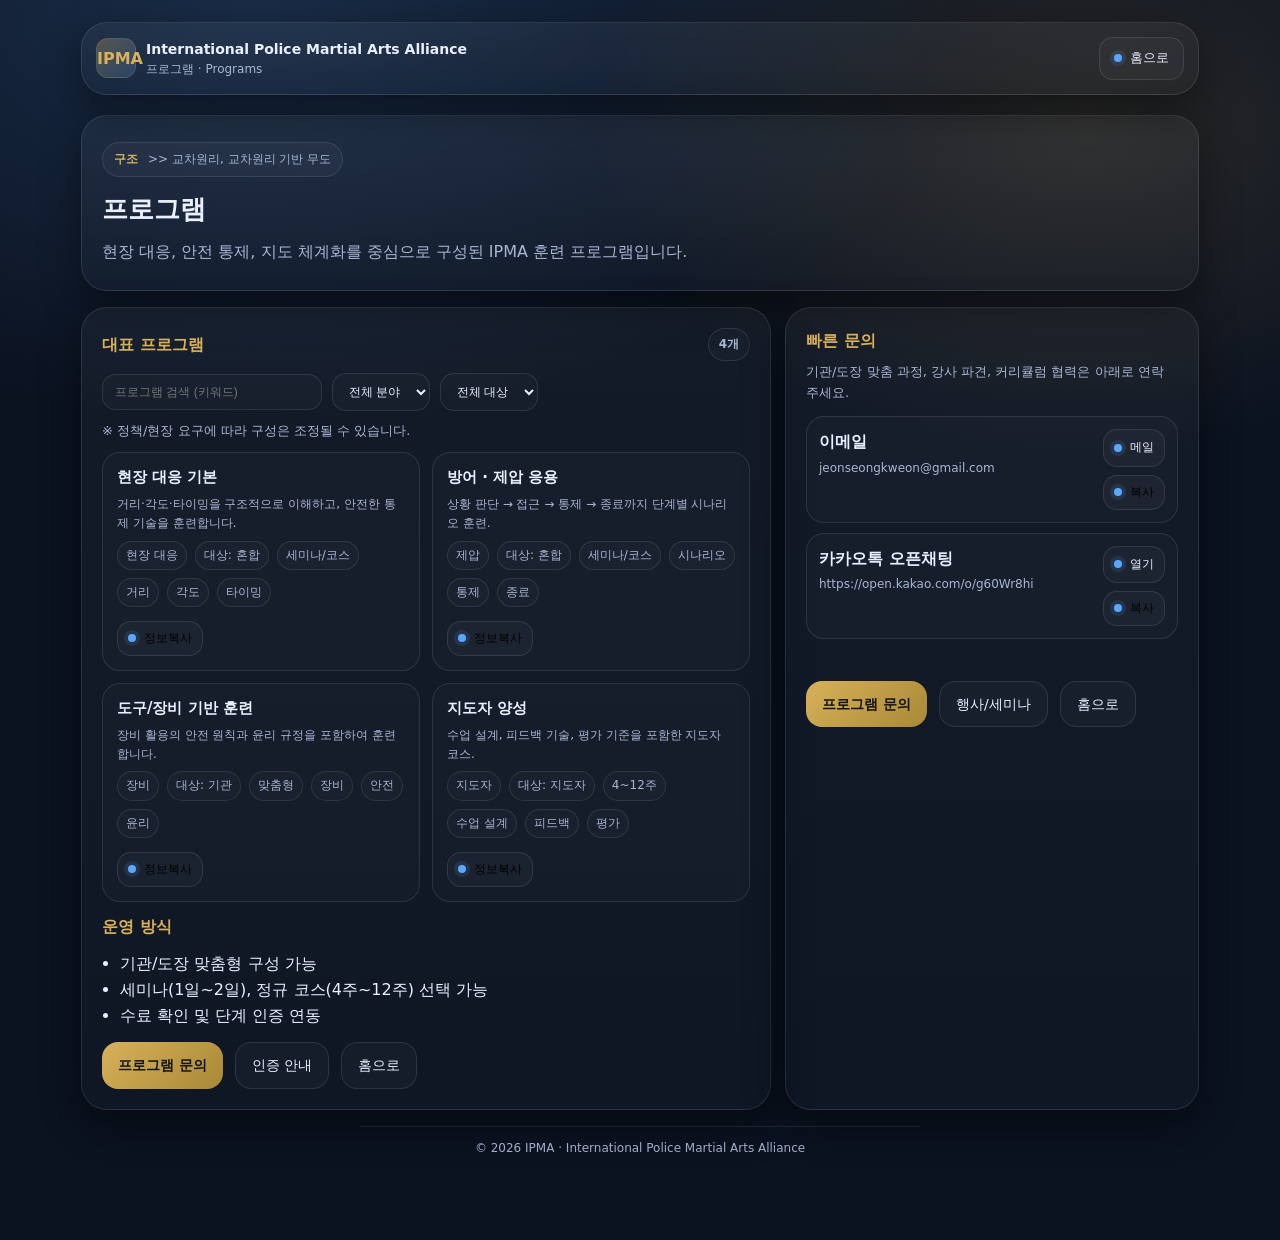
<file: programs/index.html>
<!doctype html>
<html lang="ko">
<head>
  <meta charset="utf-8" />
  <meta name="viewport" content="width=device-width,initial-scale=1,viewport-fit=cover" />
  <title>IPMA | 프로그램</title>
  <meta name="description" content="현장 대응, 안전 통제, 지도 체계화를 중심으로 구성된 IPMA 훈련 프로그램." />

  <style>
    :root{
      --bg:#0b1220;
      --panel:#0f1a30;
      --ink:#eaf0ff;
      --muted:#a9b6d3;
      --line:rgba(255,255,255,.10);
      --gold:#d8b15a;
      --blue:#5aa7ff;
      --shadow: 0 14px 40px rgba(0,0,0,.45);
      --radius:18px;
      --radius2:26px;
      --max: 1150px;
    }
    *{box-sizing:border-box}
    body{
      margin:0;
      font-family: ui-sans-serif, system-ui, -apple-system, Segoe UI, Roboto, "Noto Sans KR", sans-serif;
      background:
        radial-gradient(1200px 700px at 20% 0%, rgba(90,167,255,.18), transparent 60%),
        radial-gradient(900px 600px at 85% 10%, rgba(216,177,90,.14), transparent 55%),
        var(--bg);
      color:var(--ink);
      line-height:1.6;
    }
    a{color:inherit;text-decoration:none}

    .wrap{max-width:var(--max);margin:0 auto;padding:22px 16px 70px}

    /* Top */
    .topbar{
      display:flex; align-items:center; justify-content:space-between; gap:12px;
      padding:14px;
      border:1px solid var(--line);
      border-radius:var(--radius2);
      background:linear-gradient(180deg,rgba(255,255,255,.05),rgba(255,255,255,.02));
      box-shadow:var(--shadow);
      position:sticky; top:10px; z-index:20;
      backdrop-filter: blur(10px);
    }
    .brand{display:flex;align-items:center;gap:10px;min-width:0}
    .mark{
      width:40px;height:40px;border-radius:12px;
      display:grid;place-items:center;
      background:linear-gradient(135deg,rgba(216,177,90,.30),rgba(90,167,255,.20));
      border:1px solid var(--line);
      font-weight:900;color:var(--gold);
      flex:0 0 auto;
    }
    .brand strong{display:block; font-size:14px; white-space:nowrap; overflow:hidden; text-overflow:ellipsis;}
    .brand span{display:block; font-size:12px; color:var(--muted); white-space:nowrap; overflow:hidden; text-overflow:ellipsis;}

    .homeBtn{
      padding:10px 14px;
      border-radius:14px;
      border:1px solid var(--line);
      background:rgba(255,255,255,.03);
      font-size:13px;
      transition:.2s;
      flex:0 0 auto;
      display:inline-flex; align-items:center; gap:8px;
    }
    .homeBtn:hover{background:rgba(255,255,255,.07); transform:translateY(-2px);}
    .dot{
      width:8px;height:8px;border-radius:50%;
      background:var(--blue);
      box-shadow:0 0 0 4px rgba(90,167,255,.12);
    }

    /* Hero */
    .hero{
      margin-top:20px;
      padding:26px 20px;
      border-radius:var(--radius2);
      border:1px solid var(--line);
      background:linear-gradient(180deg,rgba(255,255,255,.05),rgba(255,255,255,.02));
      box-shadow:var(--shadow);
    }
    .kicker{
      display:inline-flex;align-items:center;gap:10px;
      padding:7px 11px;border-radius:999px;
      border:1px solid var(--line);
      background:rgba(255,255,255,.03);
      color:var(--muted);
      font-size:12px;
    }
    .kicker b{color:var(--gold)}
    .hero h1{margin:12px 0 8px; font-size:26px;}
    .hero p{margin:0; color:var(--muted);}

    /* Layout */
    .row{
      display:grid;
      grid-template-columns: 1.25fr .75fr;
      gap:14px;
      margin-top:16px;
    }
    @media(max-width:980px){
      .topbar{position:relative; top:auto}
      .row{grid-template-columns:1fr}
    }

    /* Cards */
    .card{
      padding:20px;
      border-radius:var(--radius2);
      border:1px solid var(--line);
      background:linear-gradient(180deg,rgba(255,255,255,.04),rgba(255,255,255,.02));
      box-shadow:var(--shadow);
    }
    .card h2{
      margin:0 0 12px;
      color:var(--gold);
      font-size:16px;
      display:flex; align-items:center; justify-content:space-between; gap:10px;
      flex-wrap:wrap;
    }
    .muted{color:var(--muted); font-size:13px}
    .chip{
      border:1px solid var(--line);
      background:rgba(255,255,255,.02);
      border-radius:999px;
      padding:6px 10px;
      font-size:12px;
      color:var(--muted);
      white-space:nowrap;
    }

    /* Controls */
    .controls{display:flex; gap:10px; flex-wrap:wrap; align-items:center;}
    .select, .search{
      border:1px solid var(--line);
      background: rgba(255,255,255,.02);
      color: var(--ink);
      border-radius:14px;
      padding:10px 12px;
      font-size:12px;
      outline:none;
    }
    .search{min-width: 220px}

    /* Program grid */
    .grid{
      display:grid;
      grid-template-columns: repeat(2, minmax(0, 1fr));
      gap:12px;
      margin-top:10px;
    }
    @media(max-width:820px){
      .grid{grid-template-columns:1fr}
    }
    .pcard{
      border:1px solid var(--line);
      border-radius:18px;
      background:rgba(255,255,255,.02);
      padding:14px;
      display:flex;
      flex-direction:column;
      gap:8px;
      transition:.2s transform, .2s border;
      min-height: 160px;
    }
    .pcard:hover{transform: translateY(-2px); border-color: rgba(216,177,90,.35);}
    .ptitle{margin:0; font-size:15px; line-height:1.35}
    .pdesc{margin:0; color:var(--muted); font-size:12px; line-height:1.55}
    .meta{
      margin-top:auto;
      display:flex; gap:8px; flex-wrap:wrap;
      color:var(--muted); font-size:12px;
    }
    .badge{
      border:1px solid var(--line);
      background:rgba(255,255,255,.02);
      border-radius:999px;
      padding:4px 8px;
      white-space:nowrap;
    }
    .pbtns{display:flex; gap:8px; flex-wrap:wrap; margin-top:6px}
    .miniBtn{
      padding:8px 10px;
      border-radius:14px;
      border:1px solid var(--line);
      background:rgba(255,255,255,.03);
      font-size:12px;
      transition:.2s;
      cursor:pointer;
      display:inline-flex; align-items:center; gap:8px;
      user-select:none;
      white-space:nowrap;
    }
    .miniBtn:hover{background:rgba(255,255,255,.07); transform:translateY(-1px);}
    .miniBtn .ico{
      width:8px;height:8px;border-radius:50%;
      background:var(--blue);
      box-shadow:0 0 0 4px rgba(90,167,255,.12);
    }

    /* Quick contact list */
    .list{display:grid; gap:10px; margin-top:10px;}
    .item{
      border:1px solid var(--line);
      border-radius:18px;
      background:rgba(255,255,255,.02);
      padding:12px 12px;
      display:flex;
      align-items:flex-start;
      justify-content:space-between;
      gap:12px;
    }
    .left{min-width:0}
    .sub{margin:0; color:var(--muted); font-size:12px; line-height:1.55}
    .right{
      display:flex; flex-direction:column; gap:8px; align-items:flex-end;
      flex:0 0 auto;
    }

    /* Buttons */
    .actions{
      margin-top:14px;
      display:flex;
      flex-wrap:wrap;
      gap:12px;
    }
    .btn{
      padding:11px 16px;
      border-radius:16px;
      border:1px solid var(--line);
      background:rgba(255,255,255,.03);
      font-size:14px;
      transition:.2s;
      display:inline-flex; align-items:center; gap:8px;
    }
    .btn:hover{transform:translateY(-2px); background:rgba(255,255,255,.08);}
    .primary{
      background:linear-gradient(135deg,var(--gold),#a88936);
      color:#111;
      font-weight:700;
      border:none;
    }

    .toast{
      margin-top:10px;
      color:var(--muted);
      font-size:12px;
      min-height:18px;
    }

    footer{
      margin-top:16px;
      color:var(--muted);
      font-size:12px;
      text-align:center;
      opacity:.95;
    }
    footer .hr{margin:12px auto 0; max-width:560px; height:1px; background: var(--line);}
  </style>
</head>

<body>
  <div class="wrap">

    <!-- Top -->
    <div class="topbar">
      <div class="brand">
        <div class="mark">IPMA</div>
        <div style="min-width:0">
          <strong>International Police Martial Arts Alliance</strong>
          <span>프로그램 · Programs</span>
        </div>
      </div>
      <a class="homeBtn" href="../index.html"><span class="dot"></span>홈으로</a>
    </div>

    <!-- Hero -->
    <section class="hero">
      <div class="kicker"><b>구조</b> >> 교차원리, 교차원리 기반 무도</div>
      <h1>프로그램</h1>
      <p>현장 대응, 안전 통제, 지도 체계화를 중심으로 구성된 IPMA 훈련 프로그램입니다.</p>
    </section>

    <div class="row">

      <!-- Main -->
      <section class="card">
        <h2>
          대표 프로그램
          <span class="chip" id="countText">0개</span>
        </h2>

        <div class="controls">
          <input class="search" id="q" type="search" placeholder="프로그램 검색 (키워드)" />
          <select class="select" id="fieldFilter" aria-label="field filter">
            <option value="ALL">전체 분야</option>
          </select>
          <select class="select" id="audFilter" aria-label="audience filter">
            <option value="ALL">전체 대상</option>
          </select>
          <span class="muted">※ 정책/현장 요구에 따라 구성은 조정될 수 있습니다.</span>
        </div>

        <div class="grid" id="programGrid"></div>

        <div style="height:12px"></div>

        <h2>운영 방식</h2>
        <ul style="margin:0; padding-left:18px">
          <li>기관/도장 맞춤형 구성 가능</li>
          <li>세미나(1일~2일), 정규 코스(4주~12주) 선택 가능</li>
          <li>수료 확인 및 단계 인증 연동</li>
        </ul>

        <div class="actions">
          <a class="btn primary" href="../contact/index.html">프로그램 문의</a>
          <a class="btn" href="../certification/index.html">인증 안내</a>
          <a class="btn" href="../index.html">홈으로</a>
        </div>
      </section>

      <!-- Quick contact -->
      <section class="card">
        <h2>빠른 문의</h2>
        <p class="muted" style="margin-top:-4px;">
          기관/도장 맞춤 과정, 강사 파견, 커리큘럼 협력은 아래로 연락 주세요.
        </p>

        <!-- ✅ EDIT ZONE: 연락처만 바꾸면 됩니다 -->
        <div class="list">
          <div class="item">
            <div class="left">
              <p style="margin:0 0 4px;"><strong>이메일</strong></p>
              <p class="sub" id="emailText">jeonseongkweon@gmail.com</p>
            </div>
            <div class="right">
              <a class="miniBtn" href="mailto:jeonseongkweon@gmail.com?subject=IPMA%20%ED%94%84%EB%A1%9C%EA%B7%B8%EB%9E%A8%20%EB%AC%B8%EC%9D%98&body=%EA%B4%80%EC%8B%AC%20%ED%94%84%EB%A1%9C%EA%B7%B8%EB%9E%A8%3A%0A%EA%B5%AD%EA%B0%80/%EB%8F%84%EC%8B%9C%3A%0A%EC%86%8C%EC%86%8D(%EA%B8%B0%EA%B4%80/%EB%8F%84%EC%9E%A5)%3A%0A%EC%9D%B8%EC%9B%90%20%EA%B7%9C%EB%AA%A8%3A%0A%EC%9B%90%ED%95%98%EB%8A%94%20%EA%B8%B0%EA%B0%84%3A%0A%EC%97%B0%EB%9D%BD%20%EB%B0%A9%EB%B2%95%3A" target="_blank" rel="noopener">
                <span class="ico"></span>메일
              </a>
              <button class="miniBtn" type="button" onclick="copyText('emailText')">
                <span class="ico"></span>복사
              </button>
            </div>
          </div>

          <div class="item">
            <div class="left">
              <p style="margin:0 0 4px;"><strong>카카오톡 오픈채팅</strong></p>
              <p class="sub" id="kakaoText">https://open.kakao.com/o/g60Wr8hi</p>
            </div>
            <div class="right">
              <a class="miniBtn" href="https://open.kakao.com/o/g60Wr8hi" target="_blank" rel="noopener">
                <span class="ico"></span>열기
              </a>
              <button class="miniBtn" type="button" onclick="copyText('kakaoText')">
                <span class="ico"></span>복사
              </button>
            </div>
          </div>
        </div>
        <!-- ✅ EDIT ZONE 끝 -->

        <div class="toast" id="toast"></div>

        <div class="actions">
          <a class="btn primary" href="../contact/index.html">프로그램 문의</a>
          <a class="btn" href="../events/index.html">행사/세미나</a>
          <a class="btn" href="../index.html">홈으로</a>
        </div>
      </section>

    </div>

    <footer>
      <div class="hr"></div>
      <p>© <span id="year"></span> IPMA · International Police Martial Arts Alliance</p>
    </footer>

  </div>

  <script>
    document.getElementById("year").textContent = new Date().getFullYear();

    // =========================================================
    // ✅ EDIT ZONE: 프로그램을 “한 줄 추가”로 늘립니다
    // title: 프로그램명
    // field: 분야(예: "현장 대응", "제압", "장비", "지도자")
    // audience: 대상(예: "지도자", "수련생", "기관", "혼합")
    // summary: 한 줄 설명
    // focus: 핵심 키워드 배열(선택)
    // duration: 기간(선택) "1~2일" "4~12주" 등
    // link: 상세 링크(선택, 없으면 "")
    // =========================================================
    const PROGRAMS = [
      {
        title: "현장 대응 기본",
        field: "현장 대응",
        audience: "혼합",
        summary: "거리·각도·타이밍을 구조적으로 이해하고, 안전한 통제 기술을 훈련합니다.",
        focus: ["거리","각도","타이밍","안전"],
        duration: "세미나/코스",
        link: ""
      },
      {
        title: "방어 · 제압 응용",
        field: "제압",
        audience: "혼합",
        summary: "상황 판단 → 접근 → 통제 → 종료까지 단계별 시나리오 훈련.",
        focus: ["시나리오","통제","종료"],
        duration: "세미나/코스",
        link: ""
      },
      {
        title: "도구/장비 기반 훈련",
        field: "장비",
        audience: "기관",
        summary: "장비 활용의 안전 원칙과 윤리 규정을 포함하여 훈련합니다.",
        focus: ["장비","안전","윤리"],
        duration: "맞춤형",
        link: ""
      },
      {
        title: "지도자 양성",
        field: "지도자",
        audience: "지도자",
        summary: "수업 설계, 피드백 기술, 평가 기준을 포함한 지도자 코스.",
        focus: ["수업 설계","피드백","평가"],
        duration: "4~12주",
        link: ""
      }
    ];
    // =========================================================
    // ✅ EDIT ZONE 끝
    // =========================================================

    const $grid = document.getElementById("programGrid");
    const $count = document.getElementById("countText");
    const $q = document.getElementById("q");
    const $field = document.getElementById("fieldFilter");
    const $aud = document.getElementById("audFilter");

    function escapeHtml(s){
      return String(s ?? "")
        .replaceAll("&","&amp;")
        .replaceAll("<","&lt;")
        .replaceAll(">","&gt;")
        .replaceAll('"',"&quot;")
        .replaceAll("'","&#039;");
    }

    function buildFilters(data){
      const fields = Array.from(new Set(data.map(x=>x.field).filter(Boolean))).sort((a,b)=>a.localeCompare(b));
      $field.innerHTML = `<option value="ALL">전체 분야</option>` + fields.map(v=>`<option value="${escapeHtml(v)}">${escapeHtml(v)}</option>`).join("");

      const auds = Array.from(new Set(data.map(x=>x.audience).filter(Boolean))).sort((a,b)=>a.localeCompare(b));
      $aud.innerHTML = `<option value="ALL">전체 대상</option>` + auds.map(v=>`<option value="${escapeHtml(v)}">${escapeHtml(v)}</option>`).join("");
    }

    function card(p){
      const focus = Array.isArray(p.focus) ? p.focus : [];
      const link = (p.link && p.link.trim()) ? p.link.trim() : "";

      const text = [
        p.title, p.field, p.audience, p.summary, (focus||[]).join(" "), p.duration
      ].filter(Boolean).join(" ").toLowerCase();

      return `
        <div class="pcard" data-field="${escapeHtml(p.field||"")}" data-aud="${escapeHtml(p.audience||"")}" data-text="${escapeHtml(text)}">
          <p class="ptitle"><strong>${escapeHtml(p.title||"프로그램")}</strong></p>
          <p class="pdesc">${escapeHtml(p.summary||"")}</p>

          <div class="meta">
            ${p.field ? `<span class="badge">${escapeHtml(p.field)}</span>` : ""}
            ${p.audience ? `<span class="badge">대상: ${escapeHtml(p.audience)}</span>` : ""}
            ${p.duration ? `<span class="badge">${escapeHtml(p.duration)}</span>` : ""}
            ${focus.slice(0,3).map(t=>`<span class="badge">${escapeHtml(t)}</span>`).join("")}
          </div>

          <div class="pbtns">
            ${link ? `<a class="miniBtn" href="${escapeHtml(link)}" target="_blank" rel="noopener"><span class="ico"></span>상세</a>` : ``}
            <button class="miniBtn" type="button" data-copy="${escapeHtml(p.title||"프로그램")} | ${escapeHtml(p.field||"")} | 대상:${escapeHtml(p.audience||"")} | ${escapeHtml(p.summary||"")}">
              <span class="ico"></span>정보복사
            </button>
          </div>
        </div>
      `;
    }

    function applyFilter(){
      const qq = ($q.value || "").trim().toLowerCase();
      const f = $field.value;
      const a = $aud.value;

      const cards = $grid.querySelectorAll(".pcard");
      let shown = 0;

      cards.forEach(el=>{
        const ef = el.getAttribute("data-field") || "";
        const ea = el.getAttribute("data-aud") || "";
        const text = el.getAttribute("data-text") || "";
        const ok = (f==="ALL" || ef===f) && (a==="ALL" || ea===a) && (!qq || text.includes(qq));
        el.style.display = ok ? "" : "none";
        if(ok) shown++;
      });

      $count.textContent = `${shown}개`;
    }

    // Copy helpers (right card uses these too)
    function toast(msg){
      const t = document.getElementById("toast");
      t.textContent = msg;
      clearTimeout(window.__toastTimer);
      window.__toastTimer = setTimeout(()=>t.textContent="", 2500);
    }
    function copyRawText(text){
      const txt = String(text || "").trim();
      if(!txt) return toast("복사할 내용이 없습니다.");
      navigator.clipboard.writeText(txt).then(()=>{
        toast("복사 완료: " + txt);
      }).catch(()=>{
        const ta = document.createElement("textarea");
        ta.value = txt;
        document.body.appendChild(ta);
        ta.select();
        try{
          document.execCommand("copy");
          toast("복사 완료: " + txt);
        }catch(e){
          toast("복사 실패: 브라우저 권한을 확인해 주세요.");
        }
        ta.remove();
      });
    }
    function copyText(id){
      const el = document.getElementById(id);
      if(!el) return;
      copyRawText(el.textContent);
    }
    document.addEventListener("click", (e)=>{
      const btn = e.target.closest("button[data-copy]");
      if(!btn) return;
      copyRawText(btn.getAttribute("data-copy"));
    });

    function render(){
      const data = [...PROGRAMS].filter(x=>x && x.title);
      buildFilters(data);
      $grid.innerHTML = data.map(card).join("");
      applyFilter();
    }

    $q.addEventListener("input", applyFilter);
    $field.addEventListener("change", applyFilter);
    $aud.addEventListener("change", applyFilter);

    render();
  </script>
</body>
</html>
</file>
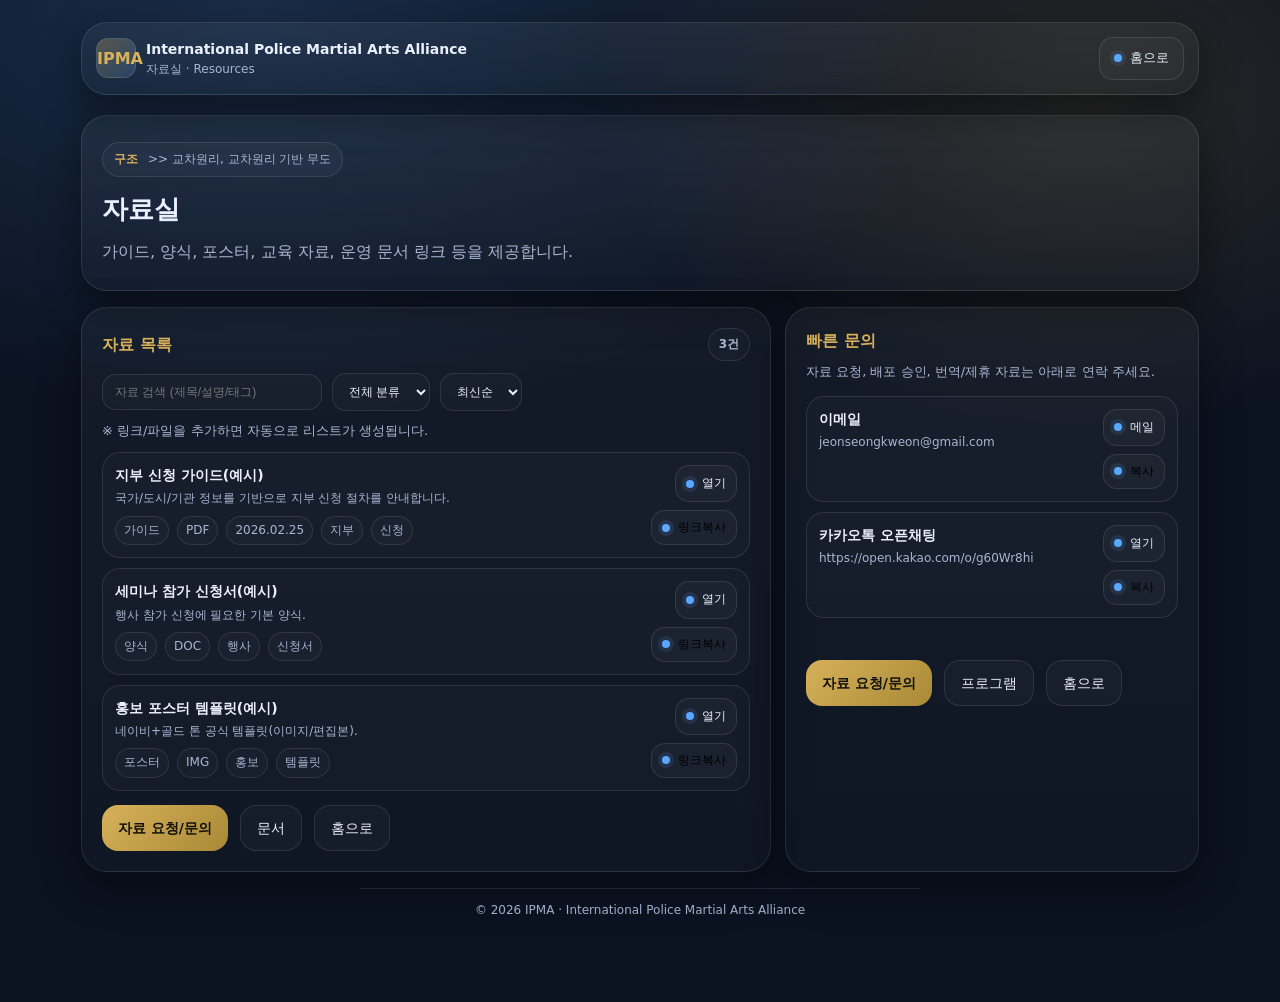
<file: resources/index.html>
<!doctype html>
<html lang="ko">
<head>
  <meta charset="utf-8" />
  <meta name="viewport" content="width=device-width,initial-scale=1,viewport-fit=cover" />
  <title>IPMA | 자료실</title>
  <meta name="description" content="IPMA 자료실. 가이드, 양식, 포스터, 교육 자료, 운영 문서 링크 등을 제공합니다." />

  <style>
    :root{
      --bg:#0b1220;
      --panel:#0f1a30;
      --ink:#eaf0ff;
      --muted:#a9b6d3;
      --line:rgba(255,255,255,.10);
      --gold:#d8b15a;
      --blue:#5aa7ff;
      --shadow: 0 14px 40px rgba(0,0,0,.45);
      --radius:18px;
      --radius2:26px;
      --max: 1150px;
    }
    *{box-sizing:border-box}
    body{
      margin:0;
      font-family: ui-sans-serif, system-ui, -apple-system, Segoe UI, Roboto, "Noto Sans KR", sans-serif;
      background:
        radial-gradient(1200px 700px at 20% 0%, rgba(90,167,255,.18), transparent 60%),
        radial-gradient(900px 600px at 85% 10%, rgba(216,177,90,.14), transparent 55%),
        var(--bg);
      color:var(--ink);
      line-height:1.6;
    }
    a{color:inherit;text-decoration:none}

    .wrap{max-width:var(--max);margin:0 auto;padding:22px 16px 70px}

    /* Top */
    .topbar{
      display:flex; align-items:center; justify-content:space-between; gap:12px;
      padding:14px;
      border:1px solid var(--line);
      border-radius:var(--radius2);
      background:linear-gradient(180deg,rgba(255,255,255,.05),rgba(255,255,255,.02));
      box-shadow:var(--shadow);
      position:sticky; top:10px; z-index:20;
      backdrop-filter: blur(10px);
    }
    .brand{display:flex;align-items:center;gap:10px;min-width:0}
    .mark{
      width:40px;height:40px;border-radius:12px;
      display:grid;place-items:center;
      background:linear-gradient(135deg,rgba(216,177,90,.30),rgba(90,167,255,.20));
      border:1px solid var(--line);
      font-weight:900;color:var(--gold);
      flex:0 0 auto;
    }
    .brand strong{display:block; font-size:14px; white-space:nowrap; overflow:hidden; text-overflow:ellipsis;}
    .brand span{display:block; font-size:12px; color:var(--muted); white-space:nowrap; overflow:hidden; text-overflow:ellipsis;}

    .homeBtn{
      padding:10px 14px;
      border-radius:14px;
      border:1px solid var(--line);
      background:rgba(255,255,255,.03);
      font-size:13px;
      transition:.2s;
      flex:0 0 auto;
      display:inline-flex; align-items:center; gap:8px;
    }
    .homeBtn:hover{background:rgba(255,255,255,.07); transform:translateY(-2px);}
    .dot{
      width:8px;height:8px;border-radius:50%;
      background:var(--blue);
      box-shadow:0 0 0 4px rgba(90,167,255,.12);
    }

    /* Hero */
    .hero{
      margin-top:20px;
      padding:26px 20px;
      border-radius:var(--radius2);
      border:1px solid var(--line);
      background:linear-gradient(180deg,rgba(255,255,255,.05),rgba(255,255,255,.02));
      box-shadow:var(--shadow);
    }
    .kicker{
      display:inline-flex;align-items:center;gap:10px;
      padding:7px 11px;border-radius:999px;
      border:1px solid var(--line);
      background:rgba(255,255,255,.03);
      color:var(--muted);
      font-size:12px;
    }
    .kicker b{color:var(--gold)}
    .hero h1{margin:12px 0 8px; font-size:26px;}
    .hero p{margin:0; color:var(--muted);}

    /* Layout */
    .row{
      display:grid;
      grid-template-columns: 1.25fr .75fr;
      gap:14px;
      margin-top:16px;
    }
    @media(max-width:980px){
      .topbar{position:relative; top:auto}
      .row{grid-template-columns:1fr}
    }

    /* Cards */
    .card{
      padding:20px;
      border-radius:var(--radius2);
      border:1px solid var(--line);
      background:linear-gradient(180deg,rgba(255,255,255,.04),rgba(255,255,255,.02));
      box-shadow:var(--shadow);
    }
    .card h2{
      margin:0 0 12px;
      color:var(--gold);
      font-size:16px;
      display:flex; align-items:center; justify-content:space-between; gap:10px;
      flex-wrap:wrap;
    }
    .muted{color:var(--muted); font-size:13px}
    .chip{
      border:1px solid var(--line);
      background:rgba(255,255,255,.02);
      border-radius:999px;
      padding:6px 10px;
      font-size:12px;
      color:var(--muted);
      white-space:nowrap;
    }

    /* Controls */
    .controls{display:flex; gap:10px; flex-wrap:wrap; align-items:center;}
    .select, .search{
      border:1px solid var(--line);
      background: rgba(255,255,255,.02);
      color: var(--ink);
      border-radius:14px;
      padding:10px 12px;
      font-size:12px;
      outline:none;
    }
    .search{min-width: 220px}

    /* List */
    .list{display:grid; gap:10px; margin-top:10px;}
    .rItem{
      border:1px solid var(--line);
      border-radius:18px;
      background:rgba(255,255,255,.02);
      padding:12px 12px;
      display:flex;
      align-items:flex-start;
      justify-content:space-between;
      gap:12px;
    }
    .left{min-width:0; flex:1}
    .title{margin:0 0 4px; font-size:14px; line-height:1.45}
    .desc{margin:0; color:var(--muted); font-size:12px; line-height:1.55}
    .meta{margin-top:8px; display:flex; gap:8px; flex-wrap:wrap; color:var(--muted); font-size:12px;}
    .badge{
      border:1px solid var(--line);
      background:rgba(255,255,255,.02);
      border-radius:999px;
      padding:4px 8px;
      white-space:nowrap;
    }
    .right{display:flex; flex-direction:column; gap:8px; align-items:flex-end; flex:0 0 auto;}
    .miniBtn{
      padding:8px 10px;
      border-radius:14px;
      border:1px solid var(--line);
      background:rgba(255,255,255,.03);
      font-size:12px;
      transition:.2s;
      cursor:pointer;
      display:inline-flex; align-items:center; gap:8px;
      user-select:none;
      white-space:nowrap;
    }
    .miniBtn:hover{background:rgba(255,255,255,.07); transform:translateY(-1px);}
    .miniBtn .ico{
      width:8px;height:8px;border-radius:50%;
      background:var(--blue);
      box-shadow:0 0 0 4px rgba(90,167,255,.12);
    }

    /* Buttons */
    .actions{
      margin-top:14px;
      display:flex;
      flex-wrap:wrap;
      gap:12px;
    }
    .btn{
      padding:11px 16px;
      border-radius:16px;
      border:1px solid var(--line);
      background:rgba(255,255,255,.03);
      font-size:14px;
      transition:.2s;
      display:inline-flex; align-items:center; gap:8px;
    }
    .btn:hover{transform:translateY(-2px); background:rgba(255,255,255,.08);}
    .primary{
      background:linear-gradient(135deg,var(--gold),#a88936);
      color:#111;
      font-weight:700;
      border:none;
    }

    .toast{
      margin-top:10px;
      color:var(--muted);
      font-size:12px;
      min-height:18px;
    }

    footer{
      margin-top:16px;
      color:var(--muted);
      font-size:12px;
      text-align:center;
      opacity:.95;
    }
    footer .hr{margin:12px auto 0; max-width:560px; height:1px; background: var(--line);}
  </style>
</head>

<body>
  <div class="wrap">

    <!-- Top -->
    <div class="topbar">
      <div class="brand">
        <div class="mark">IPMA</div>
        <div style="min-width:0">
          <strong>International Police Martial Arts Alliance</strong>
          <span>자료실 · Resources</span>
        </div>
      </div>
      <a class="homeBtn" href="../index.html"><span class="dot"></span>홈으로</a>
    </div>

    <!-- Hero -->
    <section class="hero">
      <div class="kicker"><b>구조</b> >> 교차원리, 교차원리 기반 무도</div>
      <h1>자료실</h1>
      <p>가이드, 양식, 포스터, 교육 자료, 운영 문서 링크 등을 제공합니다.</p>
    </section>

    <div class="row">

      <!-- Main -->
      <section class="card">
        <h2>
          자료 목록
          <span class="chip" id="countText">0건</span>
        </h2>

        <div class="controls">
          <input class="search" id="q" type="search" placeholder="자료 검색 (제목/설명/태그)" />
          <select class="select" id="catFilter" aria-label="category filter">
            <option value="ALL">전체 분류</option>
          </select>
          <select class="select" id="sort" aria-label="sort">
            <option value="NEW">최신순</option>
            <option value="NAME">이름순</option>
          </select>
          <span class="muted">※ 링크/파일을 추가하면 자동으로 리스트가 생성됩니다.</span>
        </div>

        <div class="list" id="resList"></div>

        <div class="actions">
          <a class="btn primary" href="../contact/index.html">자료 요청/문의</a>
          <a class="btn" href="../documents/index.html">문서</a>
          <a class="btn" href="../index.html">홈으로</a>
        </div>
      </section>

      <!-- Quick contact -->
      <section class="card">
        <h2>빠른 문의</h2>
        <p class="muted" style="margin-top:-4px;">
          자료 요청, 배포 승인, 번역/제휴 자료는 아래로 연락 주세요.
        </p>

        <!-- ✅ EDIT ZONE: 연락처만 바꾸면 됩니다 -->
        <div class="list">
          <div class="rItem">
            <div class="left">
              <p class="title"><strong>이메일</strong></p>
              <p class="desc" id="emailText">jeonseongkweon@gmail.com</p>
            </div>
            <div class="right">
              <a class="miniBtn" href="mailto:jeonseongkweon@gmail.com?subject=IPMA%20%EC%9E%90%EB%A3%8C%20%EB%AC%B8%EC%9D%98&body=%EC%9A%94%EC%B2%AD%20%EC%9E%90%EB%A3%8C%3A%0A%EC%82%AC%EC%9A%A9%20%EC%9A%A9%EB%8F%84%3A%0A%EA%B5%AD%EA%B0%80/%EB%8F%84%EC%8B%9C%3A%0A%EC%86%8C%EC%86%8D%3A%0A%EC%97%B0%EB%9D%BD%EB%B0%A9%EB%B2%95%3A" target="_blank" rel="noopener">
                <span class="ico"></span>메일
              </a>
              <button class="miniBtn" type="button" onclick="copyText('emailText')">
                <span class="ico"></span>복사
              </button>
            </div>
          </div>

          <div class="rItem">
            <div class="left">
              <p class="title"><strong>카카오톡 오픈채팅</strong></p>
              <p class="desc" id="kakaoText">https://open.kakao.com/o/g60Wr8hi</p>
            </div>
            <div class="right">
              <a class="miniBtn" href="https://open.kakao.com/o/g60Wr8hi" target="_blank" rel="noopener">
                <span class="ico"></span>열기
              </a>
              <button class="miniBtn" type="button" onclick="copyText('kakaoText')">
                <span class="ico"></span>복사
              </button>
            </div>
          </div>
        </div>
        <!-- ✅ EDIT ZONE 끝 -->

        <div class="toast" id="toast"></div>

        <div class="actions">
          <a class="btn primary" href="../contact/index.html">자료 요청/문의</a>
          <a class="btn" href="../programs/index.html">프로그램</a>
          <a class="btn" href="../index.html">홈으로</a>
        </div>
      </section>

    </div>

    <footer>
      <div class="hr"></div>
      <p>© <span id="year"></span> IPMA · International Police Martial Arts Alliance</p>
    </footer>

  </div>

  <script>
    document.getElementById("year").textContent = new Date().getFullYear();

    // =========================================================
    // ✅ EDIT ZONE: 자료를 “한 줄 추가”로 늘립니다
    // title: 자료명
    // category: 분류(예: "가이드", "양식", "포스터", "교육", "운영")
    // date: "YYYY-MM-DD" (선택)
    // desc: 설명(선택)
    // url: 링크(필수) - PDF/이미지/구글드라이브/위크스 등
    // file: "PDF" | "IMG" | "LINK" | "DOC" (표시용)
    // tags: ["태그1","태그2"] (선택)
    // =========================================================
    const RESOURCES = [
      {
        title: "지부 신청 가이드(예시)",
        category: "가이드",
        date: "2026-02-25",
        desc: "국가/도시/기관 정보를 기반으로 지부 신청 절차를 안내합니다.",
        url: "#",
        file: "PDF",
        tags: ["지부","신청"]
      },
      {
        title: "세미나 참가 신청서(예시)",
        category: "양식",
        date: "",
        desc: "행사 참가 신청에 필요한 기본 양식.",
        url: "#",
        file: "DOC",
        tags: ["행사","신청서"]
      },
      {
        title: "홍보 포스터 템플릿(예시)",
        category: "포스터",
        date: "",
        desc: "네이비+골드 톤 공식 템플릿(이미지/편집본).",
        url: "#",
        file: "IMG",
        tags: ["홍보","템플릿"]
      }
    ];
    // =========================================================
    // ✅ EDIT ZONE 끝
    // =========================================================

    const $list = document.getElementById("resList");
    const $count = document.getElementById("countText");
    const $q = document.getElementById("q");
    const $cat = document.getElementById("catFilter");
    const $sort = document.getElementById("sort");

    function escapeHtml(s){
      return String(s ?? "")
        .replaceAll("&","&amp;")
        .replaceAll("<","&lt;")
        .replaceAll(">","&gt;")
        .replaceAll('"',"&quot;")
        .replaceAll("'","&#039;");
    }

    function fmtDate(iso){
      if(!iso) return "";
      const [y,m,d] = iso.split("-").map(Number);
      if(!y||!m||!d) return iso;
      return `${y}.${String(m).padStart(2,"0")}.${String(d).padStart(2,"0")}`;
    }

    function buildFilters(data){
      const cats = Array.from(new Set(data.map(x=>x.category).filter(Boolean))).sort((a,b)=>a.localeCompare(b));
      $cat.innerHTML = `<option value="ALL">전체 분류</option>` + cats.map(v=>`<option value="${escapeHtml(v)}">${escapeHtml(v)}</option>`).join("");
    }

    function itemCard(r){
      const tags = Array.isArray(r.tags) ? r.tags : [];
      const date = fmtDate(r.date);
      const text = [r.title,r.category,r.desc,(tags||[]).join(" ")].filter(Boolean).join(" ").toLowerCase();
      const url = (r.url||"").trim();
      const file = (r.file||"LINK").toUpperCase();

      const dlAttr = (file==="PDF" || file==="IMG" || file==="DOC") ? `download` : ``;

      return `
        <div class="rItem" data-cat="${escapeHtml(r.category||"")}" data-text="${escapeHtml(text)}" data-date="${escapeHtml(r.date||"")}">
          <div class="left">
            <p class="title"><strong>${escapeHtml(r.title||"자료")}</strong></p>
            <p class="desc">${escapeHtml(r.desc||"")}</p>
            <div class="meta">
              ${r.category ? `<span class="badge">${escapeHtml(r.category)}</span>` : ""}
              <span class="badge">${escapeHtml(file)}</span>
              ${date ? `<span class="badge">${escapeHtml(date)}</span>` : ""}
              ${tags.slice(0,3).map(t=>`<span class="badge">${escapeHtml(t)}</span>`).join("")}
            </div>
          </div>
          <div class="right">
            <a class="miniBtn" href="${escapeHtml(url)}" target="_blank" rel="noopener"><span class="ico"></span>열기</a>
            ${url && url !== "#" ? `<a class="miniBtn" href="${escapeHtml(url)}" ${dlAttr}><span class="ico"></span>다운로드</a>` : ``}
            <button class="miniBtn" type="button" data-copy="${escapeHtml(url)}"><span class="ico"></span>링크복사</button>
          </div>
        </div>
      `;
    }

    function applyFilter(){
      const qq = ($q.value || "").trim().toLowerCase();
      const c = $cat.value;

      const items = Array.from($list.querySelectorAll(".rItem"));
      let shown = 0;

      items.forEach(el=>{
        const ec = el.getAttribute("data-cat") || "";
        const text = el.getAttribute("data-text") || "";
        const ok = (c==="ALL" || ec===c) && (!qq || text.includes(qq));
        el.style.display = ok ? "" : "none";
        if(ok) shown++;
      });

      $count.textContent = `${shown}건`;
    }

    function render(){
      let data = [...RESOURCES].filter(x=>x && x.title && x.url);

      // sort
      if($sort.value === "NAME"){
        data.sort((a,b)=>String(a.title||"").localeCompare(String(b.title||"")));
      }else{
        // NEW: date desc, no date goes last
        data.sort((a,b)=>{
          const ad = a.date || "0000-00-00";
          const bd = b.date || "0000-00-00";
          return bd.localeCompare(ad);
        });
      }

      buildFilters(data);
      $list.innerHTML = data.map(itemCard).join("");
      applyFilter();
    }

    // Copy helpers
    function toast(msg){
      const t = document.getElementById("toast");
      t.textContent = msg;
      clearTimeout(window.__toastTimer);
      window.__toastTimer = setTimeout(()=>t.textContent="", 2500);
    }
    function copyRawText(text){
      const txt = String(text || "").trim();
      if(!txt || txt === "#") return toast("복사할 링크가 없습니다. (url을 입력해 주세요)");
      navigator.clipboard.writeText(txt).then(()=>{
        toast("복사 완료: " + txt);
      }).catch(()=>{
        const ta = document.createElement("textarea");
        ta.value = txt;
        document.body.appendChild(ta);
        ta.select();
        try{
          document.execCommand("copy");
          toast("복사 완료: " + txt);
        }catch(e){
          toast("복사 실패: 브라우저 권한을 확인해 주세요.");
        }
        ta.remove();
      });
    }
    function copyText(id){
      const el = document.getElementById(id);
      if(!el) return;
      copyRawText(el.textContent);
    }
    document.addEventListener("click", (e)=>{
      const btn = e.target.closest("button[data-copy]");
      if(!btn) return;
      copyRawText(btn.getAttribute("data-copy"));
    });

    $q.addEventListener("input", applyFilter);
    $cat.addEventListener("change", applyFilter);
    $sort.addEventListener("change", render);

    render();
  </script>
</body>
</html>
</file>
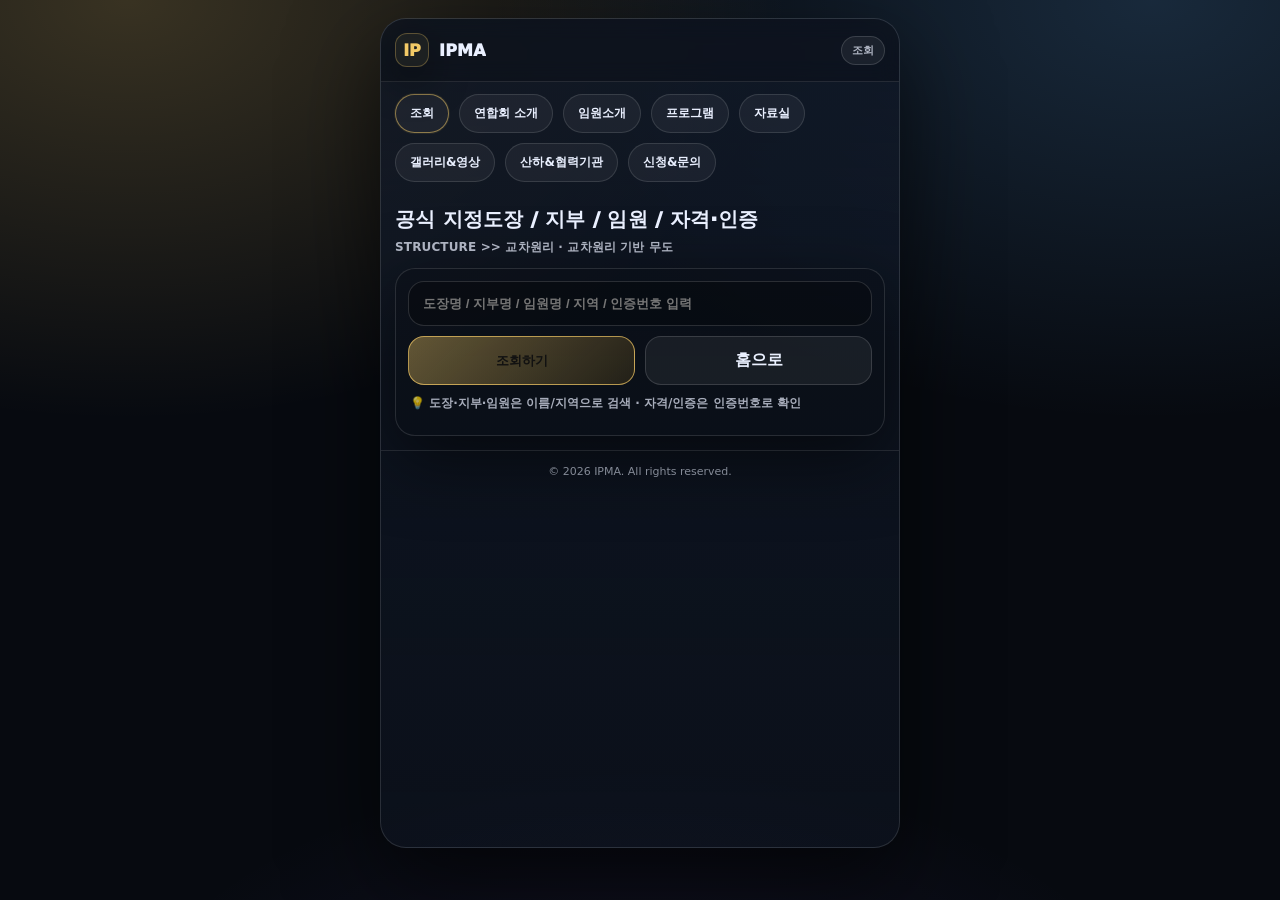
<file: verification/index.html>
<!doctype html>
<html lang="ko">
<head>
  <meta charset="utf-8" />
  <meta name="viewport" content="width=device-width,initial-scale=1,viewport-fit=cover" />
  <title>조회/검색 | IPMA</title>

  <!-- =========================================
   🔴🔴🔴 CHANGE ZONE (여기만 자주 수정) 🔴🔴🔴
   ✅ Ctrl+F 로 "CHANGE ZONE" 또는 "🔴" 검색
   ========================================= -->
  <script>
    const CONFIG = {
      BRAND: {
        TITLE: "IPMA",
        SUBTITLE: "STRUCTURE >> 교차원리 · 교차원리 기반 무도"
      },

      // ✅ GitHub Pages(프로젝트 페이지)에서도 깨지지 않게 상대경로 권장
      LINKS: {
        // verification/ 폴더에서 홈(루트 index.html)로 이동
        HOME: "../"
      },

      TEXT: {
        PLACEHOLDER: "도장명 / 지부명 / 임원명 / 지역 / 인증번호 입력",
        TIP: "도장·지부·임원은 이름/지역으로 검색 · 자격/인증은 인증번호로 확인",
        EMPTY: "검색 결과가 없습니다. 다른 검색어로 다시 시도해 주세요.",
        NEED_CERT_NO: "자격/인증 조회는 '인증번호'로 가장 정확합니다.\n인증번호를 입력해 주세요."
      },

      DATA: {
        // ✅ data.js 캐시 갱신용(수정 후 숫자만 올리면 즉시 반영됨)
        VERSION: "1"
      },

      // ✅ 메뉴 경로(verification 폴더 기준)
      MENU: [
        { label: "조회", href: "./", active: true },
        { label: "연합회 소개", href: "../about/" },
        { label: "임원소개", href: "../leadership/" },
        { label: "프로그램", href: "../programs/" },
        { label: "자료실", href: "../resources/" },
        { label: "갤러리&영상", href: "../media/" },
        { label: "산하&협력기관", href: "../partners/" },
        { label: "신청&문의", href: "../contact/" }
      ]
    };
  </script>
  <!-- 🔴🔴🔴 CHANGE ZONE END 🔴🔴🔴 -->

  <style>
    :root{
      --bg:#070a10;
      --panel:rgba(16,24,38,.78);
      --line:rgba(255,255,255,.12);
      --text:#eaf0ff;
      --muted:rgba(234,240,255,.72);
      --gold:#ffd36a;
      --shadow:0 22px 70px rgba(0,0,0,.55);
      --r:26px;
    }
    *{box-sizing:border-box}
    html,body{height:100%}
    body{
      margin:0;
      font-family:system-ui,-apple-system,Segoe UI,Roboto,Apple SD Gothic Neo,Malgun Gothic,sans-serif;
      color:var(--text);
      background:
        radial-gradient(1100px 700px at 10% 0%, rgba(255,211,106,.20), transparent 60%),
        radial-gradient(1100px 700px at 90% 0%, rgba(103,183,255,.18), transparent 60%),
        radial-gradient(900px 520px at 50% 120%, rgba(141,98,255,.10), transparent 60%),
        var(--bg);
      overflow-x:hidden;
      -webkit-tap-highlight-color: transparent;
      touch-action: manipulation;
    }
    .stage{
      min-height:100%;
      display:flex;
      justify-content:center;
      padding:18px 12px 52px;
    }
    .card{
      width:min(520px, 100%);
      border-radius:var(--r);
      border:1px solid rgba(255,255,255,.12);
      background:linear-gradient(180deg, rgba(16,24,38,.86), rgba(16,24,38,.48));
      box-shadow:0 30px 90px rgba(0,0,0,.62);
      overflow:hidden;
      position:relative;
    }
    .topbar{
      display:flex;
      align-items:center;
      justify-content:space-between;
      gap:10px;
      padding:14px 14px;
      border-bottom:1px solid rgba(255,255,255,.10);
      background:rgba(0,0,0,.18);
      backdrop-filter: blur(10px);
    }
    .brand{
      display:flex; align-items:center; gap:10px;
      min-width:0;
    }
    .logo{
      width:34px;height:34px;border-radius:12px;
      border:1px solid rgba(255,211,106,.28);
      background:rgba(255,211,106,.06);
      display:grid;place-items:center;
      font-weight:1000;
      color:rgba(255,211,106,.95);
      box-shadow:0 14px 40px rgba(0,0,0,.45);
      flex:0 0 auto;
    }
    .brandText{min-width:0}
    .brandTitle{
      font-weight:1000;
      letter-spacing:.2px;
      white-space:nowrap;
      overflow:hidden;
      text-overflow:ellipsis;
    }
    .pill{
      font-size:11px;
      padding:6px 10px;
      border-radius:999px;
      border:1px solid rgba(255,255,255,.14);
      background:rgba(255,255,255,.06);
      color:rgba(234,240,255,.72);
      font-weight:900;
      white-space:nowrap;
    }
    .menu{
      display:flex;
      gap:10px;
      padding:12px 14px 0;
      flex-wrap:wrap;
    }
    .menu a{
      text-decoration:none;
      color:var(--text);
      padding:10px 14px;
      border-radius:999px;
      border:1px solid rgba(255,255,255,.12);
      background:rgba(255,255,255,.05);
      font-weight:900;
      font-size:12px;
    }
    .menu a.active{
      border-color:rgba(255,211,106,.50);
      box-shadow:0 0 0 1px rgba(255,211,106,.08);
    }

    .body{ padding:14px; }
    h1{
      margin:10px 0 6px;
      font-size:20px;
      font-weight:1000;
      letter-spacing:.2px;
    }
    .sub{
      margin:0 0 12px;
      color:var(--muted);
      font-size:12px;
      font-weight:800;
      letter-spacing:.15px;
    }

    .searchWrap{
      border:1px solid rgba(255,255,255,.12);
      border-radius:20px;
      background:rgba(0,0,0,.20);
      padding:12px;
      box-shadow:var(--shadow);
    }
    .input{
      width:100%;
      padding:14px 14px;
      border-radius:16px;
      border:1px solid rgba(255,255,255,.14);
      background:rgba(0,0,0,.25);
      color:var(--text);
      font-weight:900;
      outline:none;
    }
    .row{
      display:grid;
      grid-template-columns: 1fr 1fr;
      gap:10px;
      margin-top:10px;
    }
    .btn{
      display:flex;align-items:center;justify-content:center;gap:10px;
      padding:13px 12px;border-radius:16px;
      text-decoration:none;font-weight:1000;
      border:1px solid rgba(255,255,255,.14);
      background:rgba(255,255,255,.06);
      color:var(--text);
      user-select:none;
      text-align:center;
      cursor:pointer;
    }
    .btn:active{transform:scale(.985); filter:brightness(1.05);}
    .btn.primary{
      border-color:rgba(255,211,106,.65);
      background:linear-gradient(135deg, rgba(255,211,106,.36), rgba(184,135,26,.14));
      color:#111;
    }
    .tip{
      margin:10px 2px 0;
      color:rgba(234,240,255,.70);
      font-size:12px;
      font-weight:800;
      line-height:1.35;
    }

    .results{ margin-top:12px; display:grid; gap:10px; }
    .resultCard{
      border-radius:18px;
      border:1px solid rgba(255,255,255,.12);
      background:rgba(16,24,38,.45);
      padding:12px;
      box-shadow:0 18px 55px rgba(0,0,0,.35);
    }
    .rTop{
      display:flex; align-items:center; justify-content:space-between; gap:10px;
      margin-bottom:8px;
    }
    .rType{
      font-size:11px;
      font-weight:1000;
      padding:6px 10px;
      border-radius:999px;
      border:1px solid rgba(255,211,106,.28);
      background:rgba(255,211,106,.08);
      color:rgba(255,211,106,.95);
      white-space:nowrap;
    }
    .rTitle{
      font-weight:1000;
      font-size:14px;
      letter-spacing:.1px;
      line-height:1.25;
      margin:0;
    }
    .rMeta{
      margin-top:6px;
      font-size:12px;
      color:rgba(234,240,255,.80);
      line-height:1.45;
      font-weight:800;
    }
    .rLinks{
      display:flex;
      gap:8px;
      flex-wrap:wrap;
      margin-top:10px;
    }
    .mini{
      text-decoration:none;
      color:var(--text);
      font-size:12px;
      font-weight:900;
      padding:9px 10px;
      border-radius:12px;
      border:1px solid rgba(255,255,255,.12);
      background:rgba(255,255,255,.06);
    }
    .mini.gold{
      border-color:rgba(255,211,106,.45);
      background:rgba(255,211,106,.12);
      color:#111;
    }

    .empty{
      margin-top:12px;
      padding:12px;
      border-radius:18px;
      border:1px dashed rgba(255,255,255,.22);
      color:rgba(234,240,255,.70);
      font-weight:900;
      font-size:12px;
      line-height:1.45;
      white-space:pre-line;
    }

    .footer{
      padding:14px;
      text-align:center;
      font-size:11px;
      color:rgba(234,240,255,.55);
      border-top:1px solid rgba(255,255,255,.10);
    }
  </style>
</head>

<body>
  <div class="stage">
    <main class="card" aria-label="IPMA 조회/검색">

      <!-- 상단바 -->
      <div class="topbar">
        <div class="brand">
          <div class="logo">IP</div>
          <div class="brandText">
            <div class="brandTitle" id="brandTitle">IPMA</div>
          </div>
        </div>
        <div class="pill">조회</div>
      </div>

      <!-- 메뉴 (JS로 생성) -->
      <nav class="menu" id="menu" aria-label="IPMA menu"></nav>

      <section class="body">
        <h1>공식 지정도장 / 지부 / 임원 / 자격·인증</h1>
        <p class="sub" id="brandSubtitle">STRUCTURE >> 교차원리 · 교차원리 기반 무도</p>

        <div class="searchWrap">
          <input class="input" id="q" type="text" autocomplete="off" />
          <div class="row">
            <button class="btn primary" id="btnSearch" type="button">조회하기</button>
            <a class="btn" id="btnHome" href="#" target="_self" rel="noopener">홈으로</a>
          </div>

          <div class="tip" id="tipText"></div>

          <div class="results" id="results"></div>
          <div class="empty" id="emptyBox" style="display:none;"></div>
        </div>
      </section>

      <div class="footer">© 2026 IPMA. All rights reserved.</div>
    </main>
  </div>

  <!-- ✅✅✅ (가장 중요) 데이터 먼저 로드 -->
  <script>
    const s = document.createElement("script");
    s.src = "./data.js?v=" + encodeURIComponent(CONFIG.DATA.VERSION);
    document.body.appendChild(s);
  </script>

  <!-- ✅ 검색 로직 (data.js 로드 후 실행 보장) -->
  <script>
    // UI 텍스트 적용
    document.getElementById("brandTitle").textContent = CONFIG.BRAND.TITLE;
    document.getElementById("brandSubtitle").textContent = CONFIG.BRAND.SUBTITLE;
    document.getElementById("btnHome").href = CONFIG.LINKS.HOME;

    // 메뉴 생성
    const menuEl = document.getElementById("menu");
    menuEl.innerHTML = CONFIG.MENU.map(m => {
      const cls = m.active ? "active" : "";
      return `<a class="${cls}" href="${m.href}">${m.label}</a>`;
    }).join("");

    const input = document.getElementById("q");
    const tip = document.getElementById("tipText");
    const resultsEl = document.getElementById("results");
    const emptyBox = document.getElementById("emptyBox");

    input.placeholder = CONFIG.TEXT.PLACEHOLDER;
    tip.textContent = "💡 " + CONFIG.TEXT.TIP;

    function norm(s){
      return String(s || "")
        .toLowerCase()
        .replace(/\s+/g,"")
        .replace(/[·•\-\(\)\[\]{}]/g,"");
    }

    function escapeHtml(str){
      return String(str||"")
        .replaceAll("&","&amp;")
        .replaceAll("<","&lt;")
        .replaceAll(">","&gt;")
        .replaceAll('"',"&quot;")
        .replaceAll("'","&#39;");
    }

    function isCertType(t){
      // IPMA에서는 자격/인증/등록 계열을 인증번호 우선으로 유도
      return ["자격","인증","등록","CERT","LICENSE","ID","CARD"].some(k => norm(t).includes(norm(k)));
    }

    function showEmpty(msg){
      resultsEl.innerHTML = "";
      emptyBox.style.display = "block";
      emptyBox.textContent = msg;
    }

    function showResults(list){
      emptyBox.style.display = "none";
      resultsEl.innerHTML = "";

      list.forEach(item=>{
        const type = item.type || "정보";
        const title =
          item.dojangName ||
          item.branchName ||
          item.officerName ||
          item.name ||
          item.title ||
          "결과";

        const regionText = [item.country, item.region, item.city].filter(Boolean).join(" / ");
        const master = item.masterName ? `대표/관장: ${item.masterName}` : "";
        const role = item.role ? `직책: ${item.role}` : "";
        const contact = item.contact ? `연락처: ${item.contact}` : "";
        const certNo = item.certNo ? `인증번호: ${item.certNo}` : "";
        const kind = item.kind ? `분류: ${item.kind}` : "";

        const link = item.link || "";
        const photo = item.photo || "";

        const metaLines = [
          regionText ? `지역: ${regionText}` : "",
          role,
          master,
          contact,
          kind,
          certNo
        ].filter(Boolean);

        const card = document.createElement("div");
        card.className = "resultCard";
        card.innerHTML = `
          <div class="rTop">
            <div class="rType">${escapeHtml(type)}</div>
          </div>
          <p class="rTitle">${escapeHtml(title)}</p>
          <div class="rMeta">${metaLines.map(x=>escapeHtml(x)).join("<br>")}</div>
          <div class="rLinks">
            ${link ? `<a class="mini gold" href="${escapeHtml(link)}" target="_blank" rel="noopener">바로가기</a>` : ""}
            ${photo ? `<a class="mini" href="${escapeHtml(photo)}" target="_blank" rel="noopener">사진</a>` : ""}
          </div>
        `;
        resultsEl.appendChild(card);
      });
    }

    function bootWhenDataReady(){
      // ✅ data.js 에서 아래 중 하나(또는 여러 개)를 제공하면 됨
      // - window.DB (통합 배열)
      // - window.DOJANGS / window.BRANCHES / window.OFFICERS / window.CERTS
      const hasData =
        Array.isArray(window.DB) ||
        Array.isArray(window.DOJANGS) ||
        Array.isArray(window.BRANCHES) ||
        Array.isArray(window.OFFICERS) ||
        Array.isArray(window.CERTS);

      if(!hasData) return false;

      const list = [];
      if(Array.isArray(window.DB)) list.push(...window.DB);
      if(Array.isArray(window.DOJANGS)) list.push(...window.DOJANGS);
      if(Array.isArray(window.BRANCHES)) list.push(...window.BRANCHES);
      if(Array.isArray(window.OFFICERS)) list.push(...window.OFFICERS);
      if(Array.isArray(window.CERTS)) list.push(...window.CERTS);

      function search(){
        const q = input.value.trim();
        if(!q){
          showEmpty("검색어를 입력해 주세요.");
          return;
        }

        const nq = norm(q);

        const hits = list.filter(x=>{
          const pool = [
            x.type,
            x.country, x.region, x.city,
            x.dojangName, x.branchName,
            x.officerName, x.masterName,
            x.role,
            x.name, x.title,
            x.contact,
            x.kind,
            x.certNo, x.id
          ].filter(Boolean).join(" ");

          return norm(pool).includes(nq);
        });

        if(hits.length){
          showResults(hits);
          return;
        }

        // 자격/인증 계열은 인증번호 유도
        const maybeCert = list.some(x => isCertType(x.type));
        if(maybeCert){
          showEmpty(CONFIG.TEXT.EMPTY + "\n\n💡 " + CONFIG.TEXT.NEED_CERT_NO);
          return;
        }

        showEmpty(CONFIG.TEXT.EMPTY);
      }

      document.getElementById("btnSearch").addEventListener("click", search);
      input.addEventListener("keydown", (e)=>{ if(e.key==="Enter") search(); });

      showEmpty(
        "검색어를 입력하면 결과가 카드로 표시됩니다.\n" +
        "✅ 도장/지부/임원: 이름·지역·기관명\n" +
        "✅ 자격/인증: 인증번호"
      );
      return true;
    }

    let tries = 0;
    const timer = setInterval(()=>{
      tries++;
      if(bootWhenDataReady()){
        clearInterval(timer);
      }else if(tries > 60){
        clearInterval(timer);
        showEmpty(
          "데이터 로드에 실패했습니다.\n" +
          "(data.js 경로 또는 문법 오류 가능)\n\n" +
          "✅ 확인: verification/data.js 가 브라우저에서 열리는지 확인해주세요."
        );
      }
    }, 50);
  </script>
</body>
</html>
</file>
